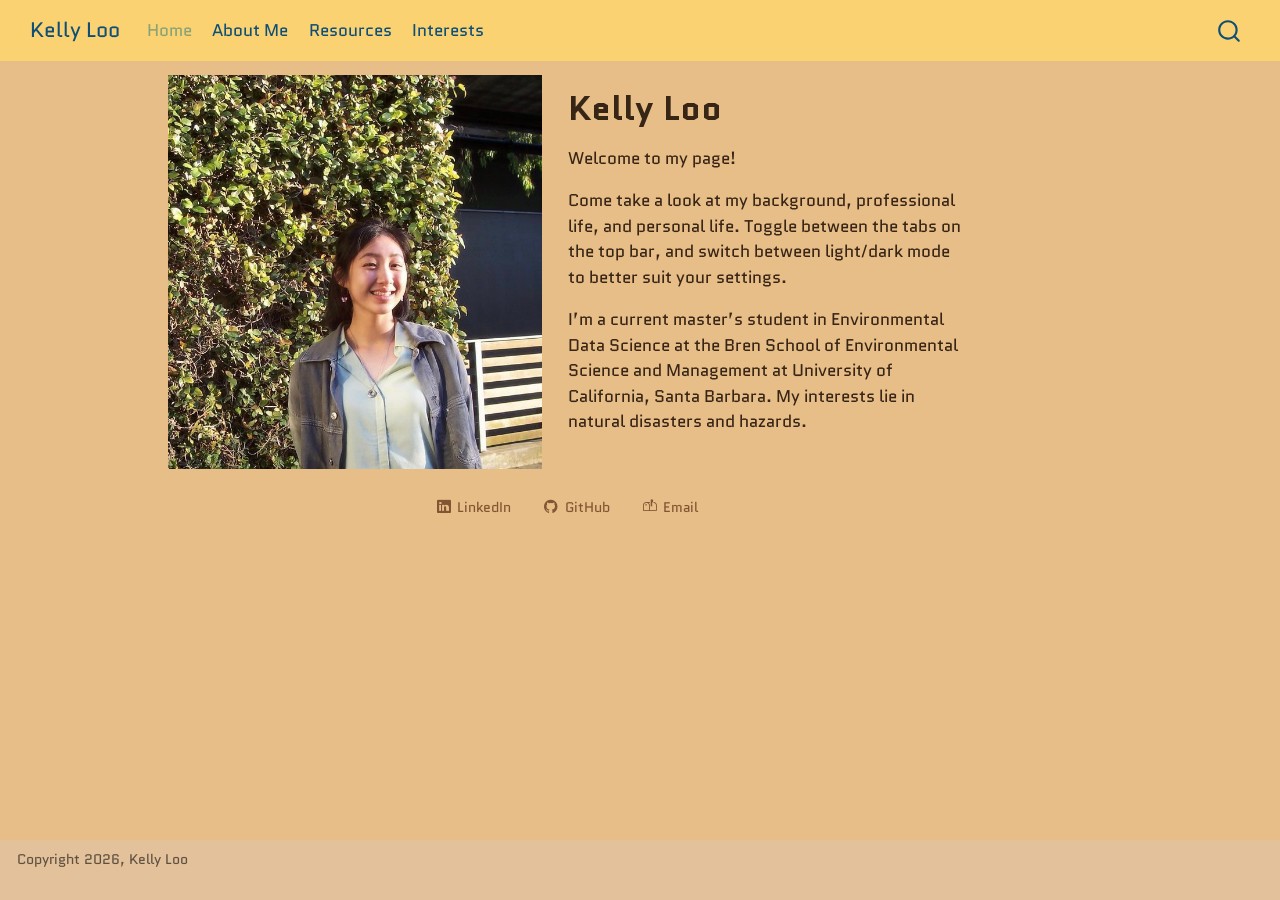
<file: docs/index.html>
<!DOCTYPE html>
<html xmlns="http://www.w3.org/1999/xhtml" lang="en" xml:lang="en"><head>

<meta charset="utf-8">
<meta name="generator" content="quarto-1.10.18">

<meta name="viewport" content="width=device-width, initial-scale=1.0, user-scalable=yes">


<title>Kelly Loo</title>
<style>
/* Default styles provided by pandoc.
** See https://pandoc.org/MANUAL.html#variables-for-html for config info.
*/
span.smallcaps{font-variant: small-caps;}
div.columns{display: flex; gap: 1.5em;}
div.column{flex: auto;}
@media screen {
div.columns{gap: min(4vw, 1.5em);}
div.column{overflow-x: auto;}
}
div.hanging-indent{margin-left: 1.5em; text-indent: -1.5em;}
ul.task-list{list-style: none;}
ul.task-list li input[type="checkbox"] {
  width: 0.8em;
  margin: 0 0.8em 0.2em -1em; /* quarto-specific, see https://github.com/quarto-dev/quarto-cli/issues/4556 */ 
  vertical-align: middle;
}
</style>


<script src="site_libs/quarto-nav/quarto-nav.js"></script>
<script src="site_libs/quarto-nav/headroom.min.js"></script>
<script src="site_libs/clipboard/clipboard.min.js"></script>
<script src="site_libs/quarto-search/autocomplete.umd.js"></script>
<script src="site_libs/quarto-search/fuse.min.js"></script>
<script src="site_libs/quarto-search/quarto-search.js"></script>
<meta name="quarto:offset" content="./">
<script src="site_libs/quarto-html/quarto.js" type="module"></script>
<script src="site_libs/quarto-html/tabsets/tabsets.js" type="module"></script>
<script src="site_libs/quarto-html/popper.min.js"></script>
<script src="site_libs/quarto-html/tippy.umd.min.js"></script>
<link href="site_libs/quarto-html/tippy.css" rel="stylesheet">
<link href="site_libs/quarto-html/quarto-syntax-highlighting-64a204ab8560d761af7679ceaba22944.css" rel="stylesheet" id="quarto-text-highlighting-styles">
<script src="site_libs/bootstrap/bootstrap.min.js"></script>
<link href="site_libs/bootstrap/bootstrap-icons.css" rel="stylesheet">
<link href="site_libs/bootstrap/bootstrap-d94a62d6630542cad8564c8892aa536e.min.css" rel="stylesheet" append-hash="true" id="quarto-bootstrap" data-mode="light">
<script id="quarto-search-options" type="application/json">{
  "location": "navbar",
  "copy-button": false,
  "collapse-after": 3,
  "panel-placement": "end",
  "type": "overlay",
  "limit": 50,
  "keyboard-shortcut": [
    "f",
    "/",
    "s"
  ],
  "show-item-context": false,
  "language": {
    "search-no-results-text": "No results",
    "search-matching-documents-text": "matching documents",
    "search-copy-link-title": "Copy link to search",
    "search-hide-matches-text": "Hide additional matches",
    "search-more-match-text": "more match in this document",
    "search-more-matches-text": "more matches in this document",
    "search-clear-button-title": "Clear",
    "search-text-placeholder": "",
    "search-detached-cancel-button-title": "Cancel",
    "search-submit-button-title": "Submit",
    "search-label": "Search"
  }
}</script>


</head>

<body class="nav-fixed quarto-light">

<div id="quarto-search-results"></div>
  <header id="quarto-header" class="headroom fixed-top">
    <nav class="navbar navbar-expand-lg " data-bs-theme="dark">
      <div class="navbar-container container-fluid">
      <div class="navbar-brand-container mx-auto">
    <a class="navbar-brand" href="./index.html">
    <span class="navbar-title">Kelly Loo</span>
    </a>
  </div>
            <div id="quarto-search" class="" title="Search"></div>
          <button class="navbar-toggler" type="button" data-bs-toggle="collapse" data-bs-target="#navbarCollapse" aria-controls="navbarCollapse" role="menu" aria-expanded="false" aria-label="Toggle navigation" onclick="if (window.quartoToggleHeadroom) { window.quartoToggleHeadroom(); }">
  <span class="navbar-toggler-icon"></span>
</button>
          <div class="collapse navbar-collapse" id="navbarCollapse">
            <ul class="navbar-nav navbar-nav-scroll me-auto">
  <li class="nav-item">
    <a class="nav-link active" href="./index.html" aria-current="page"> 
<span class="menu-text">Home</span></a>
  </li>  
  <li class="nav-item">
    <a class="nav-link" href="./about.html"> 
<span class="menu-text">About Me</span></a>
  </li>  
  <li class="nav-item">
    <a class="nav-link" href="./resources.html"> 
<span class="menu-text">Resources</span></a>
  </li>  
  <li class="nav-item">
    <a class="nav-link" href="./interests.html"> 
<span class="menu-text">Interests</span></a>
  </li>  
</ul>
          </div> <!-- /navcollapse -->
            <div class="quarto-navbar-tools">
</div>
      </div> <!-- /container-fluid -->
    </nav>
</header>
<!-- content -->
<div id="quarto-content" class="quarto-container page-columns page-rows-contents page-layout-full page-navbar">
<!-- sidebar -->
<!-- margin-sidebar -->
    
<!-- main -->
<div class="quarto-about-broadside column-body">
  <div class="about-main">
    <div class="about-entity" style="background-image: url('images/profile.jpg')"></div>
    <div class="about-contents"><header id="title-block-header" class="quarto-title-block default">
<div class="quarto-title">
<h1 class="title">Kelly Loo</h1>
</div>
<div class="quarto-title-meta column-body">
  </div>
</header><main class="content column-body" id="quarto-document-content">
<p>Welcome to my page!</p>
<p>Come take a look at my background, professional life, and personal life. Toggle between the tabs on the top bar, and switch between light/dark mode to better suit your settings.</p>
<p>I’m a current master’s student in Environmental Data Science at the Bren School of Environmental Science and Management at University of California, Santa Barbara. My interests lie in natural disasters and hazards.</p>


</main></div>
  </div>
  <div class="about-links">
  <a href="https://www.linkedin.com/in/yqkellyloo/" class="about-link" rel="" target="_blank">
    <i class="bi bi-linkedin"></i>
     <span class="about-link-text">LinkedIn</span>
  </a>
  <a href="https://github.com/kloo49" class="about-link" rel="" target="_blank">
    <i class="bi bi-github"></i>
     <span class="about-link-text">GitHub</span>
  </a>
  <a href="mailto:kloo@ucsb.edu" class="about-link" rel="" target="">
    <i class="bi bi-mailbox-flag"></i>
     <span class="about-link-text">Email</span>
  </a>
</div>
</div>
 <!-- /main -->
<script id="quarto-html-after-body" type="application/javascript">
  window.document.addEventListener("DOMContentLoaded", function (event) {
    const isCodeAnnotation = (el) => {
      for (const clz of el.classList) {
        if (clz.startsWith('code-annotation-')) {                     
          return true;
        }
      }
      return false;
    }
    const onCopySuccess = function(e) {
      // button target
      const button = e.trigger;
      // don't keep focus
      button.blur();
      // flash "checked"
      button.classList.add('code-copy-button-checked');
      var currentTitle = button.getAttribute("title");
      button.setAttribute("title", "Copied!");
      let tooltip;
      if (window.bootstrap) {
        button.setAttribute("data-bs-toggle", "tooltip");
        button.setAttribute("data-bs-placement", "left");
        button.setAttribute("data-bs-title", "Copied!");
        tooltip = new bootstrap.Tooltip(button, 
          { trigger: "manual", 
            customClass: "code-copy-button-tooltip",
            offset: [0, -8]});
        tooltip.show();    
      }
      setTimeout(function() {
        if (tooltip) {
          tooltip.hide();
          button.removeAttribute("data-bs-title");
          button.removeAttribute("data-bs-toggle");
          button.removeAttribute("data-bs-placement");
        }
        button.setAttribute("title", currentTitle);
        button.classList.remove('code-copy-button-checked');
      }, 1000);
      // clear code selection
      e.clearSelection();
    }
    const getTextToCopy = function(trigger) {
      const outerScaffold = trigger.parentElement.cloneNode(true);
      const codeEl = outerScaffold.querySelector('code');
      for (const childEl of codeEl.children) {
        if (isCodeAnnotation(childEl)) {
          childEl.remove();
        }
      }
      return codeEl.innerText;
    }
    const clipboard = new window.ClipboardJS('.code-copy-button:not([data-in-quarto-modal])', {
      text: getTextToCopy
    });
    clipboard.on('success', onCopySuccess);
    if (window.document.getElementById('quarto-embedded-source-code-modal')) {
      const clipboardModal = new window.ClipboardJS('.code-copy-button[data-in-quarto-modal]', {
        text: getTextToCopy,
        container: window.document.getElementById('quarto-embedded-source-code-modal')
      });
      clipboardModal.on('success', onCopySuccess);
    }
      var localhostRegex = new RegExp(/^(?:http|https):\/\/localhost\:?[0-9]*\//);
      var mailtoRegex = new RegExp(/^mailto:/);
        var filterRegex = new RegExp('/' + window.location.host + '/');
      var isInternal = (href) => {
          return filterRegex.test(href) || localhostRegex.test(href) || mailtoRegex.test(href);
      }
      // Inspect non-navigation links and adorn them if external
     var links = window.document.querySelectorAll('a[href]:not(.nav-link):not(.navbar-brand):not(.toc-action):not(.sidebar-link):not(.sidebar-item-toggle):not(.pagination-link):not(.no-external):not([aria-hidden]):not(.dropdown-item):not(.quarto-navigation-tool):not(.about-link)');
      for (var i=0; i<links.length; i++) {
        const link = links[i];
        if (!isInternal(link.href)) {
          // undo the damage that might have been done by quarto-nav.js in the case of
          // links that we want to consider external
          if (link.dataset.originalHref !== undefined) {
            link.href = link.dataset.originalHref;
          }
        }
      }
    function tippyHover(el, contentFn, onTriggerFn, onUntriggerFn) {
      const config = {
        allowHTML: true,
        maxWidth: 500,
        delay: 100,
        arrow: false,
        appendTo: function(el) {
            return el.parentElement;
        },
        interactive: true,
        interactiveBorder: 10,
        theme: 'quarto',
        placement: 'bottom-start',
      };
      if (contentFn) {
        config.content = contentFn;
      }
      if (onTriggerFn) {
        config.onTrigger = onTriggerFn;
      }
      if (onUntriggerFn) {
        config.onUntrigger = onUntriggerFn;
      }
      window.tippy(el, config); 
    }
    const noterefs = window.document.querySelectorAll('a[role="doc-noteref"]');
    for (var i=0; i<noterefs.length; i++) {
      const ref = noterefs[i];
      tippyHover(ref, function() {
        // use id or data attribute instead here
        let href = ref.getAttribute('data-footnote-href') || ref.getAttribute('href');
        try { href = new URL(href).hash; } catch {}
        const id = href.replace(/^#\/?/, "");
        const note = window.document.getElementById(id);
        if (note) {
          return note.innerHTML;
        } else {
          return "";
        }
      });
    }
    const xrefs = window.document.querySelectorAll('a.quarto-xref');
    const processXRef = (id, note) => {
      // Strip column container classes
      const stripColumnClz = (el) => {
        el.classList.remove("page-full", "page-columns");
        if (el.children) {
          for (const child of el.children) {
            stripColumnClz(child);
          }
        }
      }
      stripColumnClz(note)
      if (id === null || id.startsWith('sec-')) {
        // Special case sections, only their first couple elements
        const container = document.createElement("div");
        if (note.children && note.children.length > 2) {
          container.appendChild(note.children[0].cloneNode(true));
          for (let i = 1; i < note.children.length; i++) {
            const child = note.children[i];
            if (child.tagName === "P" && child.innerText === "") {
              continue;
            } else {
              container.appendChild(child.cloneNode(true));
              break;
            }
          }
          if (window.Quarto?.typesetMath) {
            window.Quarto.typesetMath(container);
          }
          return container.innerHTML
        } else {
          if (window.Quarto?.typesetMath) {
            window.Quarto.typesetMath(note);
          }
          return note.innerHTML;
        }
      } else {
        // Remove any anchor links if they are present
        const anchorLink = note.querySelector('a.anchorjs-link');
        if (anchorLink) {
          anchorLink.remove();
        }
        if (window.Quarto?.typesetMath) {
          window.Quarto.typesetMath(note);
        }
        if (note.classList.contains("callout")) {
          return note.outerHTML;
        } else {
          return note.innerHTML;
        }
      }
    }
    for (var i=0; i<xrefs.length; i++) {
      const xref = xrefs[i];
      tippyHover(xref, undefined, function(instance) {
        instance.disable();
        let url = xref.getAttribute('href');
        let hash = undefined; 
        if (url.startsWith('#')) {
          hash = url;
        } else {
          try { hash = new URL(url).hash; } catch {}
        }
        if (hash) {
          const id = hash.replace(/^#\/?/, "");
          const note = window.document.getElementById(id);
          if (note !== null) {
            try {
              const html = processXRef(id, note.cloneNode(true));
              instance.setContent(html);
            } finally {
              instance.enable();
              instance.show();
            }
          } else {
            // See if we can fetch this
            fetch(url.split('#')[0])
            .then(res => res.text())
            .then(html => {
              const parser = new DOMParser();
              const htmlDoc = parser.parseFromString(html, "text/html");
              const note = htmlDoc.getElementById(id);
              if (note !== null) {
                const html = processXRef(id, note);
                instance.setContent(html);
              } 
            }).finally(() => {
              instance.enable();
              instance.show();
            });
          }
        } else {
          // See if we can fetch a full url (with no hash to target)
          // This is a special case and we should probably do some content thinning / targeting
          fetch(url)
          .then(res => res.text())
          .then(html => {
            const parser = new DOMParser();
            const htmlDoc = parser.parseFromString(html, "text/html");
            const note = htmlDoc.querySelector('main.content');
            if (note !== null) {
              // This should only happen for chapter cross references
              // (since there is no id in the URL)
              // remove the first header
              if (note.children.length > 0 && note.children[0].tagName === "HEADER") {
                note.children[0].remove();
              }
              const html = processXRef(null, note);
              instance.setContent(html);
            } 
          }).finally(() => {
            instance.enable();
            instance.show();
          });
        }
      }, function(instance) {
      });
    }
        let selectedAnnoteEl;
        const selectorForAnnotation = ( cell, annotation) => {
          let cellAttr = 'data-code-cell="' + cell + '"';
          let lineAttr = 'data-code-annotation="' +  annotation + '"';
          const selector = 'span[' + cellAttr + '][' + lineAttr + ']';
          return selector;
        }
        const selectCodeLines = (annoteEl) => {
          const doc = window.document;
          const targetCell = annoteEl.getAttribute("data-target-cell");
          const targetAnnotation = annoteEl.getAttribute("data-target-annotation");
          const annoteSpan = window.document.querySelector(selectorForAnnotation(targetCell, targetAnnotation));
          const lines = annoteSpan.getAttribute("data-code-lines").split(",");
          const lineIds = lines.map((line) => {
            return targetCell + "-" + line;
          })
          let top = null;
          let height = null;
          let parent = null;
          if (lineIds.length > 0) {
              //compute the position of the single el (top and bottom and make a div)
              const el = window.document.getElementById(lineIds[0]);
              top = el.offsetTop;
              height = el.offsetHeight;
              parent = el.parentElement.parentElement;
            if (lineIds.length > 1) {
              const lastEl = window.document.getElementById(lineIds[lineIds.length - 1]);
              const bottom = lastEl.offsetTop + lastEl.offsetHeight;
              height = bottom - top;
            }
            if (top !== null && height !== null && parent !== null) {
              // cook up a div (if necessary) and position it 
              let div = window.document.getElementById("code-annotation-line-highlight");
              if (div === null) {
                div = window.document.createElement("div");
                div.setAttribute("id", "code-annotation-line-highlight");
                div.style.position = 'absolute';
                parent.appendChild(div);
              }
              div.style.top = top - 2 + "px";
              div.style.height = height + 4 + "px";
              div.style.left = 0;
              let gutterDiv = window.document.getElementById("code-annotation-line-highlight-gutter");
              if (gutterDiv === null) {
                gutterDiv = window.document.createElement("div");
                gutterDiv.setAttribute("id", "code-annotation-line-highlight-gutter");
                gutterDiv.style.position = 'absolute';
                const codeCell = window.document.getElementById(targetCell);
                const gutter = codeCell.querySelector('.code-annotation-gutter');
                gutter.appendChild(gutterDiv);
              }
              gutterDiv.style.top = top - 2 + "px";
              gutterDiv.style.height = height + 4 + "px";
            }
            selectedAnnoteEl = annoteEl;
          }
        };
        const unselectCodeLines = () => {
          const elementsIds = ["code-annotation-line-highlight", "code-annotation-line-highlight-gutter"];
          elementsIds.forEach((elId) => {
            const div = window.document.getElementById(elId);
            if (div) {
              div.remove();
            }
          });
          selectedAnnoteEl = undefined;
        };
          // Handle positioning of the toggle
      window.addEventListener(
        "resize",
        throttle(() => {
          elRect = undefined;
          if (selectedAnnoteEl) {
            selectCodeLines(selectedAnnoteEl);
          }
        }, 10)
      );
      function throttle(fn, ms) {
      let throttle = false;
      let timer;
        return (...args) => {
          if(!throttle) { // first call gets through
              fn.apply(this, args);
              throttle = true;
          } else { // all the others get throttled
              if(timer) clearTimeout(timer); // cancel #2
              timer = setTimeout(() => {
                fn.apply(this, args);
                timer = throttle = false;
              }, ms);
          }
        };
      }
        // Attach click handler to the DT
        const annoteDls = window.document.querySelectorAll('dt[data-target-cell]');
        for (const annoteDlNode of annoteDls) {
          annoteDlNode.addEventListener('click', (event) => {
            const clickedEl = event.target;
            if (clickedEl !== selectedAnnoteEl) {
              unselectCodeLines();
              const activeEl = window.document.querySelector('dt[data-target-cell].code-annotation-active');
              if (activeEl) {
                activeEl.classList.remove('code-annotation-active');
              }
              selectCodeLines(clickedEl);
              clickedEl.classList.add('code-annotation-active');
            } else {
              // Unselect the line
              unselectCodeLines();
              clickedEl.classList.remove('code-annotation-active');
            }
          });
        }
    const findCites = (el) => {
      const parentEl = el.parentElement;
      if (parentEl) {
        const cites = parentEl.dataset.cites;
        if (cites) {
          return {
            el,
            cites: cites.split(' ')
          };
        } else {
          return findCites(el.parentElement)
        }
      } else {
        return undefined;
      }
    };
    var bibliorefs = window.document.querySelectorAll('a[role="doc-biblioref"]');
    for (var i=0; i<bibliorefs.length; i++) {
      const ref = bibliorefs[i];
      const citeInfo = findCites(ref);
      if (citeInfo) {
        tippyHover(citeInfo.el, function() {
          var popup = window.document.createElement('div');
          citeInfo.cites.forEach(function(cite) {
            var citeDiv = window.document.createElement('div');
            citeDiv.classList.add('hanging-indent');
            citeDiv.classList.add('csl-entry');
            var biblioDiv = window.document.getElementById('ref-' + cite);
            if (biblioDiv) {
              citeDiv.innerHTML = biblioDiv.innerHTML;
            }
            popup.appendChild(citeDiv);
          });
          return popup.innerHTML;
        });
      }
    }
  });
  </script>
</div> <!-- /content -->
<footer class="footer">
  <div class="nav-footer">
    <div class="nav-footer-left">
<p>Copyright 2026, Kelly Loo</p>
</div>   
    <div class="nav-footer-center">
      &nbsp;
    </div>
    <div class="nav-footer-right">
      &nbsp;
    </div>
  </div>
</footer>




</body></html>
</file>
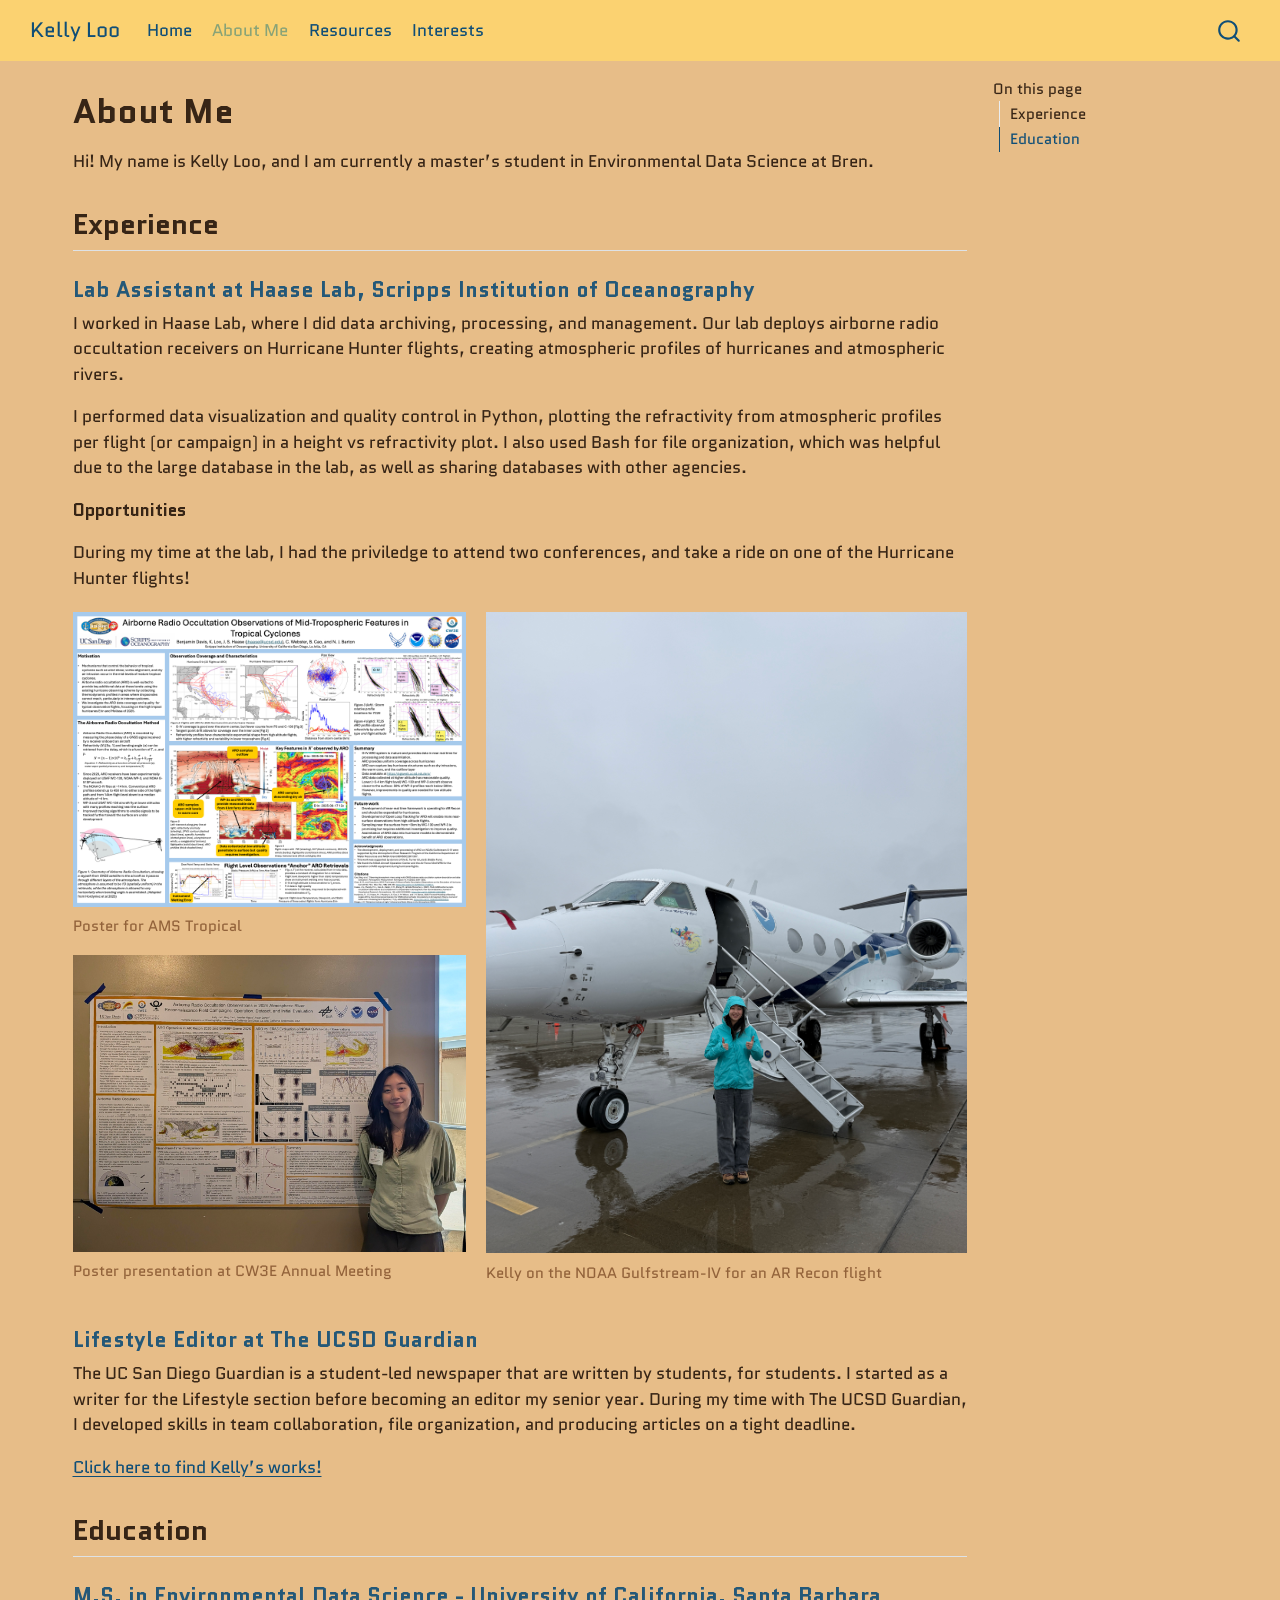
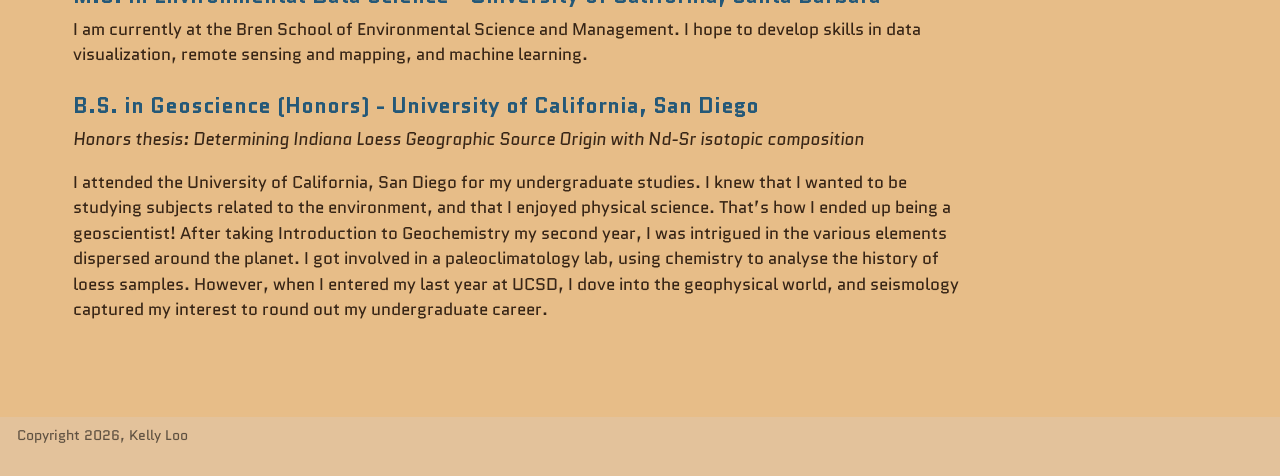
<file: docs/about.html>
<!DOCTYPE html>
<html xmlns="http://www.w3.org/1999/xhtml" lang="en" xml:lang="en"><head>

<meta charset="utf-8">
<meta name="generator" content="quarto-1.10.18">

<meta name="viewport" content="width=device-width, initial-scale=1.0, user-scalable=yes">


<title>About Me – Kelly Loo</title>
<style>
/* Default styles provided by pandoc.
** See https://pandoc.org/MANUAL.html#variables-for-html for config info.
*/
span.smallcaps{font-variant: small-caps;}
div.columns{display: flex; gap: 1.5em;}
div.column{flex: auto;}
@media screen {
div.columns{gap: min(4vw, 1.5em);}
div.column{overflow-x: auto;}
}
div.hanging-indent{margin-left: 1.5em; text-indent: -1.5em;}
ul.task-list{list-style: none;}
ul.task-list li input[type="checkbox"] {
  width: 0.8em;
  margin: 0 0.8em 0.2em -1em; /* quarto-specific, see https://github.com/quarto-dev/quarto-cli/issues/4556 */ 
  vertical-align: middle;
}
</style>


<script src="site_libs/quarto-nav/quarto-nav.js"></script>
<script src="site_libs/quarto-nav/headroom.min.js"></script>
<script src="site_libs/clipboard/clipboard.min.js"></script>
<script src="site_libs/quarto-search/autocomplete.umd.js"></script>
<script src="site_libs/quarto-search/fuse.min.js"></script>
<script src="site_libs/quarto-search/quarto-search.js"></script>
<meta name="quarto:offset" content="./">
<script src="site_libs/quarto-html/quarto.js" type="module"></script>
<script src="site_libs/quarto-html/tabsets/tabsets.js" type="module"></script>
<script src="site_libs/quarto-html/popper.min.js"></script>
<script src="site_libs/quarto-html/tippy.umd.min.js"></script>
<script src="site_libs/quarto-html/anchor.min.js"></script>
<link href="site_libs/quarto-html/tippy.css" rel="stylesheet">
<link href="site_libs/quarto-html/quarto-syntax-highlighting-64a204ab8560d761af7679ceaba22944.css" rel="stylesheet" id="quarto-text-highlighting-styles">
<script src="site_libs/bootstrap/bootstrap.min.js"></script>
<link href="site_libs/bootstrap/bootstrap-icons.css" rel="stylesheet">
<link href="site_libs/bootstrap/bootstrap-7df05b930149c37ec6a3563a0cddabc5.min.css" rel="stylesheet" append-hash="true" id="quarto-bootstrap" data-mode="light">
<script src="site_libs/quarto-contrib/glightbox/glightbox.min.js"></script>
<link href="site_libs/quarto-contrib/glightbox/glightbox.min.css" rel="stylesheet">
<link href="site_libs/quarto-contrib/glightbox/lightbox.css" rel="stylesheet">
<script id="quarto-search-options" type="application/json">{
  "location": "navbar",
  "copy-button": false,
  "collapse-after": 3,
  "panel-placement": "end",
  "type": "overlay",
  "limit": 50,
  "keyboard-shortcut": [
    "f",
    "/",
    "s"
  ],
  "show-item-context": false,
  "language": {
    "search-no-results-text": "No results",
    "search-matching-documents-text": "matching documents",
    "search-copy-link-title": "Copy link to search",
    "search-hide-matches-text": "Hide additional matches",
    "search-more-match-text": "more match in this document",
    "search-more-matches-text": "more matches in this document",
    "search-clear-button-title": "Clear",
    "search-text-placeholder": "",
    "search-detached-cancel-button-title": "Cancel",
    "search-submit-button-title": "Submit",
    "search-label": "Search"
  }
}</script>


</head>

<body class="nav-fixed quarto-light">

<div id="quarto-search-results"></div>
  <header id="quarto-header" class="headroom fixed-top">
    <nav class="navbar navbar-expand-lg " data-bs-theme="dark">
      <div class="navbar-container container-fluid">
      <div class="navbar-brand-container mx-auto">
    <a class="navbar-brand" href="./index.html">
    <span class="navbar-title">Kelly Loo</span>
    </a>
  </div>
            <div id="quarto-search" class="" title="Search"></div>
          <button class="navbar-toggler" type="button" data-bs-toggle="collapse" data-bs-target="#navbarCollapse" aria-controls="navbarCollapse" role="menu" aria-expanded="false" aria-label="Toggle navigation" onclick="if (window.quartoToggleHeadroom) { window.quartoToggleHeadroom(); }">
  <span class="navbar-toggler-icon"></span>
</button>
          <div class="collapse navbar-collapse" id="navbarCollapse">
            <ul class="navbar-nav navbar-nav-scroll me-auto">
  <li class="nav-item">
    <a class="nav-link" href="./index.html"> 
<span class="menu-text">Home</span></a>
  </li>  
  <li class="nav-item">
    <a class="nav-link active" href="./about.html" aria-current="page"> 
<span class="menu-text">About Me</span></a>
  </li>  
  <li class="nav-item">
    <a class="nav-link" href="./resources.html"> 
<span class="menu-text">Resources</span></a>
  </li>  
  <li class="nav-item">
    <a class="nav-link" href="./interests.html"> 
<span class="menu-text">Interests</span></a>
  </li>  
</ul>
          </div> <!-- /navcollapse -->
            <div class="quarto-navbar-tools">
</div>
      </div> <!-- /container-fluid -->
    </nav>
</header>
<!-- content -->
<div id="quarto-content" class="quarto-container page-columns page-rows-contents page-layout-full page-navbar">
<!-- sidebar -->
<!-- margin-sidebar -->
    <div id="quarto-margin-sidebar" class="sidebar margin-sidebar">
        <nav id="TOC" role="doc-toc" class="toc-active">
    <h2 id="toc-title">On this page</h2>
   
  <ul>
  <li><a href="#experience" id="toc-experience" class="nav-link active" data-scroll-target="#experience">Experience</a></li>
  <li><a href="#education" id="toc-education" class="nav-link" data-scroll-target="#education">Education</a></li>
  </ul>
</nav>
    </div>
<!-- main -->
<main class="content column-page-left" id="quarto-document-content">

<header id="title-block-header" class="quarto-title-block default">
<div class="quarto-title">
<h1 class="title">About Me</h1>
</div>



<div class="quarto-title-meta column-page-left">

    
  
    
  </div>
  


</header>


<p>Hi! My name is Kelly Loo, and I am currently a master’s student in Environmental Data Science at Bren.</p>
<section id="experience" class="level2">
<h2 class="anchored" data-anchor-id="experience">Experience</h2>
<section id="lab-assistant-at-haase-lab-scripps-institution-of-oceanography" class="level4">
<h4 class="anchored" data-anchor-id="lab-assistant-at-haase-lab-scripps-institution-of-oceanography"><strong>Lab Assistant at Haase Lab, Scripps Institution of Oceanography</strong></h4>
<p>I worked in Haase Lab, where I did data archiving, processing, and management. Our lab deploys airborne radio occultation receivers on Hurricane Hunter flights, creating atmospheric profiles of hurricanes and atmospheric rivers.</p>
<p>I performed data visualization and quality control in Python, plotting the refractivity from atmospheric profiles per flight (or campaign) in a height vs refractivity plot. I also used Bash for file organization, which was helpful due to the large database in the lab, as well as sharing databases with other agencies.</p>
<p><strong>Opportunities</strong></p>
<p>During my time at the lab, I had the priviledge to attend two conferences, and take a ride on one of the Hurricane Hunter flights!</p>
<div class="quarto-layout-panel" data-layout="[0.45, 0.55]">
<div class="quarto-layout-row">
<div id="firstcol" class="quarto-layout-cell" style="flex-basis: 45.0%;justify-content: flex-start;">
<div class="quarto-figure quarto-figure-center">
<figure class="figure">
<p><a href="images/2026-04-01_poster_v5.jpg" class="lightbox" data-gallery="quarto-lightbox-gallery-1" title="Poster for AMS Tropical"><img src="images/2026-04-01_poster_v5.jpg" class="img-fluid figure-img" alt="Poster for AMS Tropical"></a></p>
<figcaption>Poster for AMS Tropical</figcaption>
</figure>
</div>
<div class="quarto-figure quarto-figure-center">
<figure class="figure">
<p><a href="images/IMG_8070.jpg" class="lightbox" data-gallery="quarto-lightbox-gallery-2" title="Poster presentation at CW3E Annual Meeting"><img src="images/IMG_8070.jpg" class="img-fluid figure-img" alt="Poster presentation at CW3E Annual Meeting"></a></p>
<figcaption>Poster presentation at CW3E Annual Meeting</figcaption>
</figure>
</div>
</div>
<div id="secondcol" class="quarto-layout-cell" style="flex-basis: 55.0%;justify-content: flex-start;">
<div class="quarto-figure quarto-figure-center">
<figure class="figure">
<p><a href="images/kloo_noaa9.JPG" class="lightbox" data-gallery="quarto-lightbox-gallery-3" title="Kelly on the NOAA Gulfstream-IV for an AR Recon flight"><img src="images/kloo_noaa9.JPG" class="img-fluid figure-img" alt="Kelly on the NOAA Gulfstream-IV for an AR Recon flight"></a></p>
<figcaption>Kelly on the NOAA Gulfstream-IV for an AR Recon flight</figcaption>
</figure>
</div>
</div>
</div>
</div>
</section>
<section id="lifestyle-editor-at-the-ucsd-guardian" class="level4">
<h4 class="anchored" data-anchor-id="lifestyle-editor-at-the-ucsd-guardian"><strong>Lifestyle Editor at The UCSD Guardian</strong></h4>
<p>The UC San Diego Guardian is a student-led newspaper that are written by students, for students. I started as a writer for the Lifestyle section before becoming an editor my senior year. During my time with The UCSD Guardian, I developed skills in team collaboration, file organization, and producing articles on a tight deadline.</p>
<p><a href="https://ucsdguardian.org/staff_name/kelly-loo/">Click here to find Kelly’s works!</a></p>
</section>
</section>
<section id="education" class="level2">
<h2 class="anchored" data-anchor-id="education">Education</h2>
<section id="m.s.-in-environmental-data-science---university-of-california-santa-barbara" class="level4">
<h4 class="anchored" data-anchor-id="m.s.-in-environmental-data-science---university-of-california-santa-barbara"><strong>M.S. in Environmental Data Science - University of California, Santa Barbara</strong></h4>
<p>I am currently at the Bren School of Environmental Science and Management. I hope to develop skills in data visualization, remote sensing and mapping, and machine learning.</p>
</section>
<section id="b.s.-in-geoscience-honors---university-of-california-san-diego" class="level4">
<h4 class="anchored" data-anchor-id="b.s.-in-geoscience-honors---university-of-california-san-diego"><strong>B.S. in Geoscience (Honors) - University of California, San Diego</strong></h4>
<p><em>Honors thesis: Determining Indiana Loess Geographic Source Origin with Nd-Sr isotopic composition</em></p>
<p>I attended the University of California, San Diego for my undergraduate studies. I knew that I wanted to be studying subjects related to the environment, and that I enjoyed physical science. That’s how I ended up being a geoscientist! After taking Introduction to Geochemistry my second year, I was intrigued in the various elements dispersed around the planet. I got involved in a paleoclimatology lab, using chemistry to analyse the history of loess samples. However, when I entered my last year at UCSD, I dove into the geophysical world, and seismology captured my interest to round out my undergraduate career.</p>


</section>
</section>

</main> <!-- /main -->
<script id="quarto-html-after-body" type="application/javascript">
  window.document.addEventListener("DOMContentLoaded", function (event) {
    const icon = "";
    const anchorJS = new window.AnchorJS();
    anchorJS.options = {
      placement: 'right',
      icon: icon
    };
    anchorJS.add('.anchored');
    const isCodeAnnotation = (el) => {
      for (const clz of el.classList) {
        if (clz.startsWith('code-annotation-')) {                     
          return true;
        }
      }
      return false;
    }
    const onCopySuccess = function(e) {
      // button target
      const button = e.trigger;
      // don't keep focus
      button.blur();
      // flash "checked"
      button.classList.add('code-copy-button-checked');
      var currentTitle = button.getAttribute("title");
      button.setAttribute("title", "Copied!");
      let tooltip;
      if (window.bootstrap) {
        button.setAttribute("data-bs-toggle", "tooltip");
        button.setAttribute("data-bs-placement", "left");
        button.setAttribute("data-bs-title", "Copied!");
        tooltip = new bootstrap.Tooltip(button, 
          { trigger: "manual", 
            customClass: "code-copy-button-tooltip",
            offset: [0, -8]});
        tooltip.show();    
      }
      setTimeout(function() {
        if (tooltip) {
          tooltip.hide();
          button.removeAttribute("data-bs-title");
          button.removeAttribute("data-bs-toggle");
          button.removeAttribute("data-bs-placement");
        }
        button.setAttribute("title", currentTitle);
        button.classList.remove('code-copy-button-checked');
      }, 1000);
      // clear code selection
      e.clearSelection();
    }
    const getTextToCopy = function(trigger) {
      const outerScaffold = trigger.parentElement.cloneNode(true);
      const codeEl = outerScaffold.querySelector('code');
      for (const childEl of codeEl.children) {
        if (isCodeAnnotation(childEl)) {
          childEl.remove();
        }
      }
      return codeEl.innerText;
    }
    const clipboard = new window.ClipboardJS('.code-copy-button:not([data-in-quarto-modal])', {
      text: getTextToCopy
    });
    clipboard.on('success', onCopySuccess);
    if (window.document.getElementById('quarto-embedded-source-code-modal')) {
      const clipboardModal = new window.ClipboardJS('.code-copy-button[data-in-quarto-modal]', {
        text: getTextToCopy,
        container: window.document.getElementById('quarto-embedded-source-code-modal')
      });
      clipboardModal.on('success', onCopySuccess);
    }
      var localhostRegex = new RegExp(/^(?:http|https):\/\/localhost\:?[0-9]*\//);
      var mailtoRegex = new RegExp(/^mailto:/);
        var filterRegex = new RegExp('/' + window.location.host + '/');
      var isInternal = (href) => {
          return filterRegex.test(href) || localhostRegex.test(href) || mailtoRegex.test(href);
      }
      // Inspect non-navigation links and adorn them if external
     var links = window.document.querySelectorAll('a[href]:not(.nav-link):not(.navbar-brand):not(.toc-action):not(.sidebar-link):not(.sidebar-item-toggle):not(.pagination-link):not(.no-external):not([aria-hidden]):not(.dropdown-item):not(.quarto-navigation-tool):not(.about-link)');
      for (var i=0; i<links.length; i++) {
        const link = links[i];
        if (!isInternal(link.href)) {
          // undo the damage that might have been done by quarto-nav.js in the case of
          // links that we want to consider external
          if (link.dataset.originalHref !== undefined) {
            link.href = link.dataset.originalHref;
          }
        }
      }
    function tippyHover(el, contentFn, onTriggerFn, onUntriggerFn) {
      const config = {
        allowHTML: true,
        maxWidth: 500,
        delay: 100,
        arrow: false,
        appendTo: function(el) {
            return el.parentElement;
        },
        interactive: true,
        interactiveBorder: 10,
        theme: 'quarto',
        placement: 'bottom-start',
      };
      if (contentFn) {
        config.content = contentFn;
      }
      if (onTriggerFn) {
        config.onTrigger = onTriggerFn;
      }
      if (onUntriggerFn) {
        config.onUntrigger = onUntriggerFn;
      }
      window.tippy(el, config); 
    }
    const noterefs = window.document.querySelectorAll('a[role="doc-noteref"]');
    for (var i=0; i<noterefs.length; i++) {
      const ref = noterefs[i];
      tippyHover(ref, function() {
        // use id or data attribute instead here
        let href = ref.getAttribute('data-footnote-href') || ref.getAttribute('href');
        try { href = new URL(href).hash; } catch {}
        const id = href.replace(/^#\/?/, "");
        const note = window.document.getElementById(id);
        if (note) {
          return note.innerHTML;
        } else {
          return "";
        }
      });
    }
    const xrefs = window.document.querySelectorAll('a.quarto-xref');
    const processXRef = (id, note) => {
      // Strip column container classes
      const stripColumnClz = (el) => {
        el.classList.remove("page-full", "page-columns");
        if (el.children) {
          for (const child of el.children) {
            stripColumnClz(child);
          }
        }
      }
      stripColumnClz(note)
      if (id === null || id.startsWith('sec-')) {
        // Special case sections, only their first couple elements
        const container = document.createElement("div");
        if (note.children && note.children.length > 2) {
          container.appendChild(note.children[0].cloneNode(true));
          for (let i = 1; i < note.children.length; i++) {
            const child = note.children[i];
            if (child.tagName === "P" && child.innerText === "") {
              continue;
            } else {
              container.appendChild(child.cloneNode(true));
              break;
            }
          }
          if (window.Quarto?.typesetMath) {
            window.Quarto.typesetMath(container);
          }
          return container.innerHTML
        } else {
          if (window.Quarto?.typesetMath) {
            window.Quarto.typesetMath(note);
          }
          return note.innerHTML;
        }
      } else {
        // Remove any anchor links if they are present
        const anchorLink = note.querySelector('a.anchorjs-link');
        if (anchorLink) {
          anchorLink.remove();
        }
        if (window.Quarto?.typesetMath) {
          window.Quarto.typesetMath(note);
        }
        if (note.classList.contains("callout")) {
          return note.outerHTML;
        } else {
          return note.innerHTML;
        }
      }
    }
    for (var i=0; i<xrefs.length; i++) {
      const xref = xrefs[i];
      tippyHover(xref, undefined, function(instance) {
        instance.disable();
        let url = xref.getAttribute('href');
        let hash = undefined; 
        if (url.startsWith('#')) {
          hash = url;
        } else {
          try { hash = new URL(url).hash; } catch {}
        }
        if (hash) {
          const id = hash.replace(/^#\/?/, "");
          const note = window.document.getElementById(id);
          if (note !== null) {
            try {
              const html = processXRef(id, note.cloneNode(true));
              instance.setContent(html);
            } finally {
              instance.enable();
              instance.show();
            }
          } else {
            // See if we can fetch this
            fetch(url.split('#')[0])
            .then(res => res.text())
            .then(html => {
              const parser = new DOMParser();
              const htmlDoc = parser.parseFromString(html, "text/html");
              const note = htmlDoc.getElementById(id);
              if (note !== null) {
                const html = processXRef(id, note);
                instance.setContent(html);
              } 
            }).finally(() => {
              instance.enable();
              instance.show();
            });
          }
        } else {
          // See if we can fetch a full url (with no hash to target)
          // This is a special case and we should probably do some content thinning / targeting
          fetch(url)
          .then(res => res.text())
          .then(html => {
            const parser = new DOMParser();
            const htmlDoc = parser.parseFromString(html, "text/html");
            const note = htmlDoc.querySelector('main.content');
            if (note !== null) {
              // This should only happen for chapter cross references
              // (since there is no id in the URL)
              // remove the first header
              if (note.children.length > 0 && note.children[0].tagName === "HEADER") {
                note.children[0].remove();
              }
              const html = processXRef(null, note);
              instance.setContent(html);
            } 
          }).finally(() => {
            instance.enable();
            instance.show();
          });
        }
      }, function(instance) {
      });
    }
        let selectedAnnoteEl;
        const selectorForAnnotation = ( cell, annotation) => {
          let cellAttr = 'data-code-cell="' + cell + '"';
          let lineAttr = 'data-code-annotation="' +  annotation + '"';
          const selector = 'span[' + cellAttr + '][' + lineAttr + ']';
          return selector;
        }
        const selectCodeLines = (annoteEl) => {
          const doc = window.document;
          const targetCell = annoteEl.getAttribute("data-target-cell");
          const targetAnnotation = annoteEl.getAttribute("data-target-annotation");
          const annoteSpan = window.document.querySelector(selectorForAnnotation(targetCell, targetAnnotation));
          const lines = annoteSpan.getAttribute("data-code-lines").split(",");
          const lineIds = lines.map((line) => {
            return targetCell + "-" + line;
          })
          let top = null;
          let height = null;
          let parent = null;
          if (lineIds.length > 0) {
              //compute the position of the single el (top and bottom and make a div)
              const el = window.document.getElementById(lineIds[0]);
              top = el.offsetTop;
              height = el.offsetHeight;
              parent = el.parentElement.parentElement;
            if (lineIds.length > 1) {
              const lastEl = window.document.getElementById(lineIds[lineIds.length - 1]);
              const bottom = lastEl.offsetTop + lastEl.offsetHeight;
              height = bottom - top;
            }
            if (top !== null && height !== null && parent !== null) {
              // cook up a div (if necessary) and position it 
              let div = window.document.getElementById("code-annotation-line-highlight");
              if (div === null) {
                div = window.document.createElement("div");
                div.setAttribute("id", "code-annotation-line-highlight");
                div.style.position = 'absolute';
                parent.appendChild(div);
              }
              div.style.top = top - 2 + "px";
              div.style.height = height + 4 + "px";
              div.style.left = 0;
              let gutterDiv = window.document.getElementById("code-annotation-line-highlight-gutter");
              if (gutterDiv === null) {
                gutterDiv = window.document.createElement("div");
                gutterDiv.setAttribute("id", "code-annotation-line-highlight-gutter");
                gutterDiv.style.position = 'absolute';
                const codeCell = window.document.getElementById(targetCell);
                const gutter = codeCell.querySelector('.code-annotation-gutter');
                gutter.appendChild(gutterDiv);
              }
              gutterDiv.style.top = top - 2 + "px";
              gutterDiv.style.height = height + 4 + "px";
            }
            selectedAnnoteEl = annoteEl;
          }
        };
        const unselectCodeLines = () => {
          const elementsIds = ["code-annotation-line-highlight", "code-annotation-line-highlight-gutter"];
          elementsIds.forEach((elId) => {
            const div = window.document.getElementById(elId);
            if (div) {
              div.remove();
            }
          });
          selectedAnnoteEl = undefined;
        };
          // Handle positioning of the toggle
      window.addEventListener(
        "resize",
        throttle(() => {
          elRect = undefined;
          if (selectedAnnoteEl) {
            selectCodeLines(selectedAnnoteEl);
          }
        }, 10)
      );
      function throttle(fn, ms) {
      let throttle = false;
      let timer;
        return (...args) => {
          if(!throttle) { // first call gets through
              fn.apply(this, args);
              throttle = true;
          } else { // all the others get throttled
              if(timer) clearTimeout(timer); // cancel #2
              timer = setTimeout(() => {
                fn.apply(this, args);
                timer = throttle = false;
              }, ms);
          }
        };
      }
        // Attach click handler to the DT
        const annoteDls = window.document.querySelectorAll('dt[data-target-cell]');
        for (const annoteDlNode of annoteDls) {
          annoteDlNode.addEventListener('click', (event) => {
            const clickedEl = event.target;
            if (clickedEl !== selectedAnnoteEl) {
              unselectCodeLines();
              const activeEl = window.document.querySelector('dt[data-target-cell].code-annotation-active');
              if (activeEl) {
                activeEl.classList.remove('code-annotation-active');
              }
              selectCodeLines(clickedEl);
              clickedEl.classList.add('code-annotation-active');
            } else {
              // Unselect the line
              unselectCodeLines();
              clickedEl.classList.remove('code-annotation-active');
            }
          });
        }
    const findCites = (el) => {
      const parentEl = el.parentElement;
      if (parentEl) {
        const cites = parentEl.dataset.cites;
        if (cites) {
          return {
            el,
            cites: cites.split(' ')
          };
        } else {
          return findCites(el.parentElement)
        }
      } else {
        return undefined;
      }
    };
    var bibliorefs = window.document.querySelectorAll('a[role="doc-biblioref"]');
    for (var i=0; i<bibliorefs.length; i++) {
      const ref = bibliorefs[i];
      const citeInfo = findCites(ref);
      if (citeInfo) {
        tippyHover(citeInfo.el, function() {
          var popup = window.document.createElement('div');
          citeInfo.cites.forEach(function(cite) {
            var citeDiv = window.document.createElement('div');
            citeDiv.classList.add('hanging-indent');
            citeDiv.classList.add('csl-entry');
            var biblioDiv = window.document.getElementById('ref-' + cite);
            if (biblioDiv) {
              citeDiv.innerHTML = biblioDiv.innerHTML;
            }
            popup.appendChild(citeDiv);
          });
          return popup.innerHTML;
        });
      }
    }
  });
  </script>
</div> <!-- /content -->
<footer class="footer">
  <div class="nav-footer">
    <div class="nav-footer-left">
<p>Copyright 2026, Kelly Loo</p>
</div>   
    <div class="nav-footer-center">
      &nbsp;
    </div>
    <div class="nav-footer-right">
      &nbsp;
    </div>
  </div>
</footer>
<script>var lightboxQuarto = GLightbox({"closeEffect":"zoom","descPosition":"bottom","loop":false,"openEffect":"zoom","selector":".lightbox"});
(function() {
  let previousOnload = window.onload;
  window.onload = () => {
    if (previousOnload) {
      previousOnload();
    }
    lightboxQuarto.on('slide_before_load', (data) => {
      const { slideIndex, slideNode, slideConfig, player, trigger } = data;
      const href = trigger.getAttribute('href');
      if (href !== null) {
        const imgEl = window.document.querySelector(`a[href="${href}"] img`);
        if (imgEl !== null) {
          const srcAttr = imgEl.getAttribute("src");
          if (srcAttr && srcAttr.startsWith("data:")) {
            slideConfig.href = srcAttr;
          }
        }
      } 
    });
  
    lightboxQuarto.on('slide_after_load', (data) => {
      const { slideIndex, slideNode, slideConfig, player, trigger } = data;
      if (window.Quarto?.typesetMath) {
        window.Quarto.typesetMath(slideNode);
      }
    });
  
  };
  
})();
          </script>




</body></html>
</file>
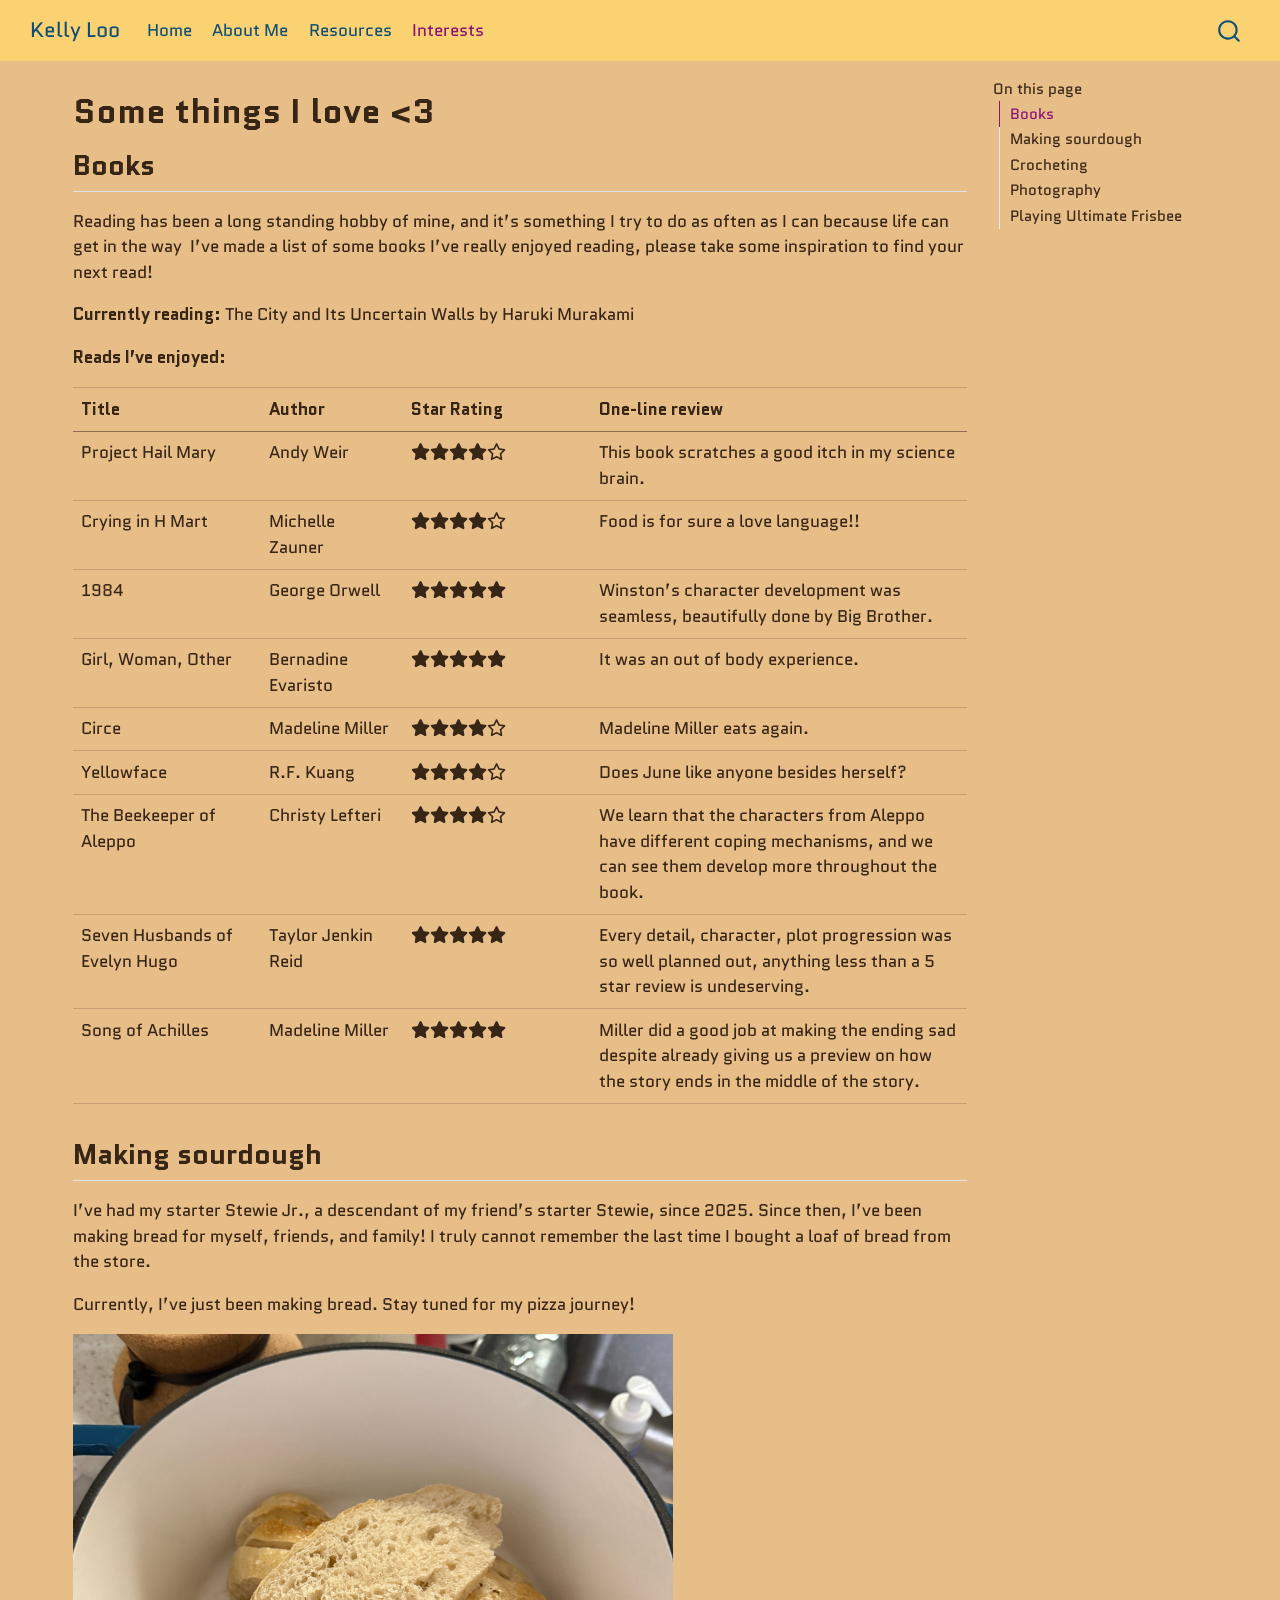
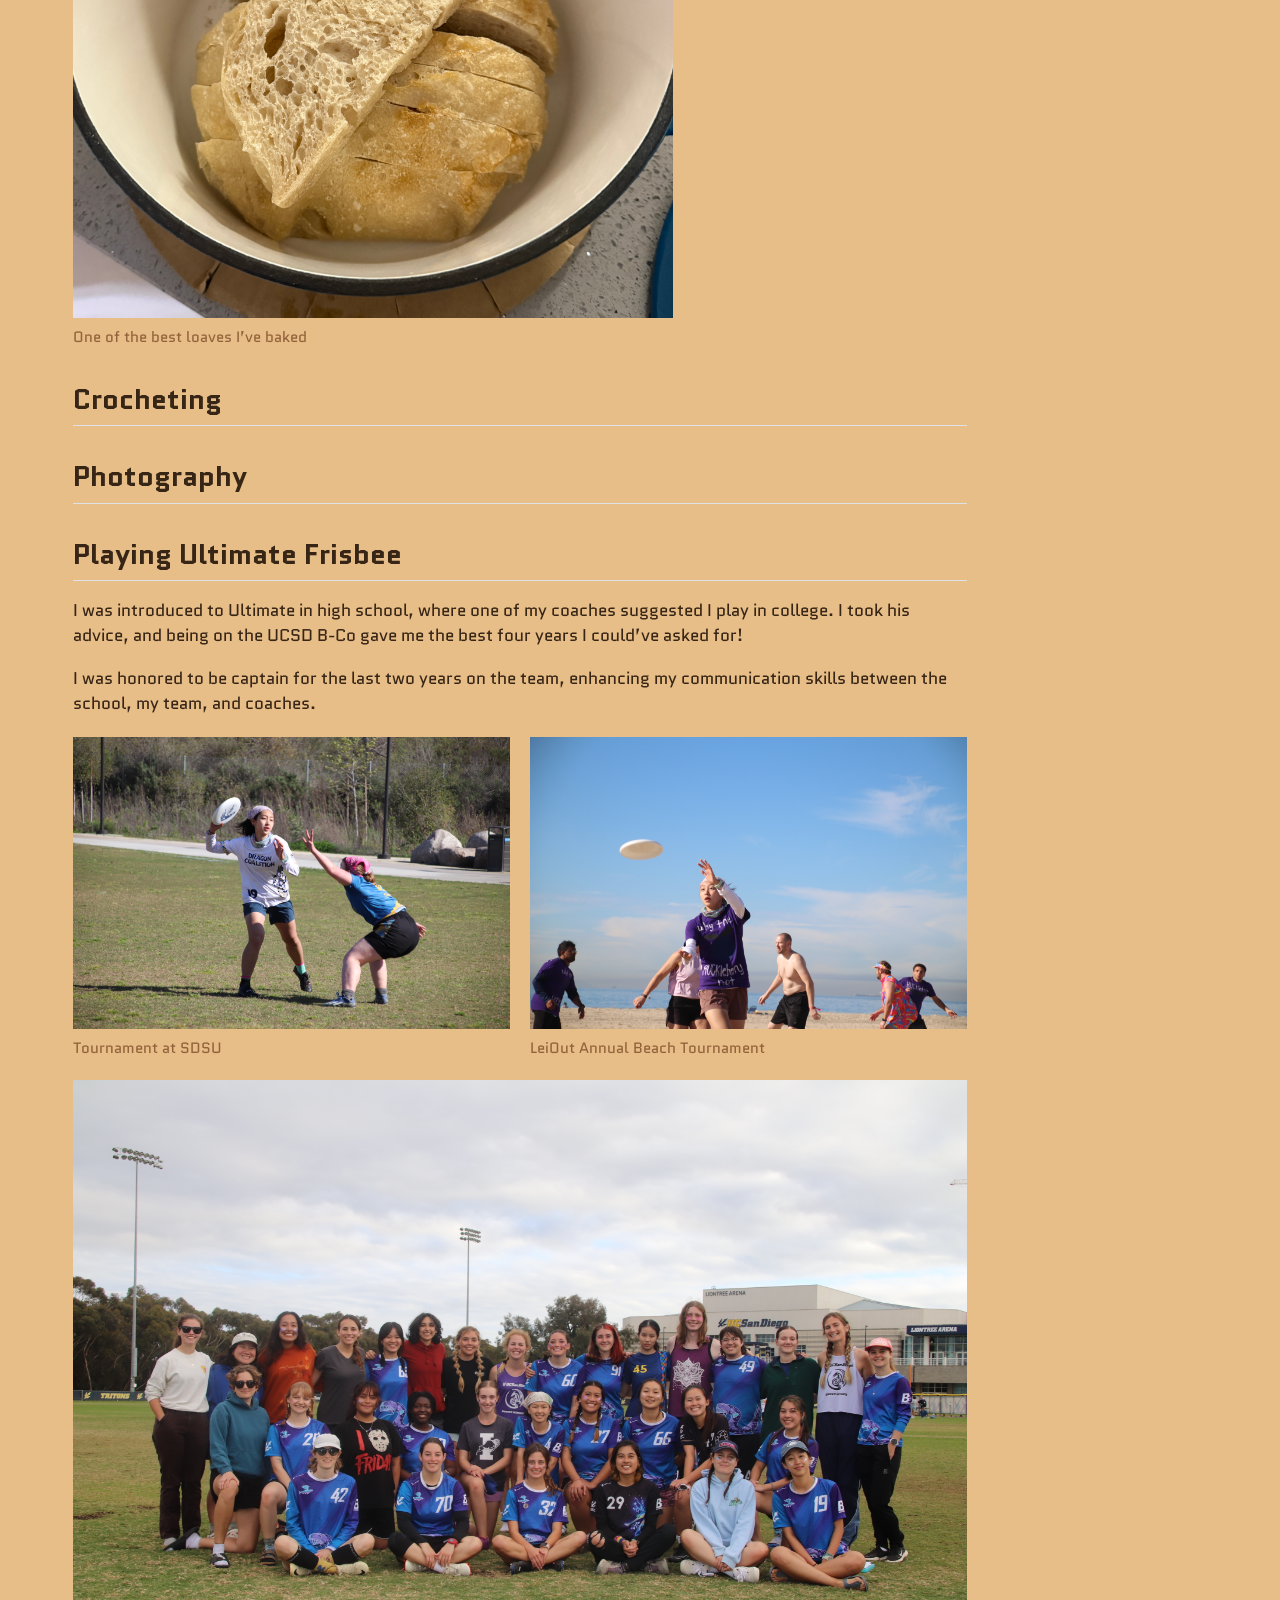
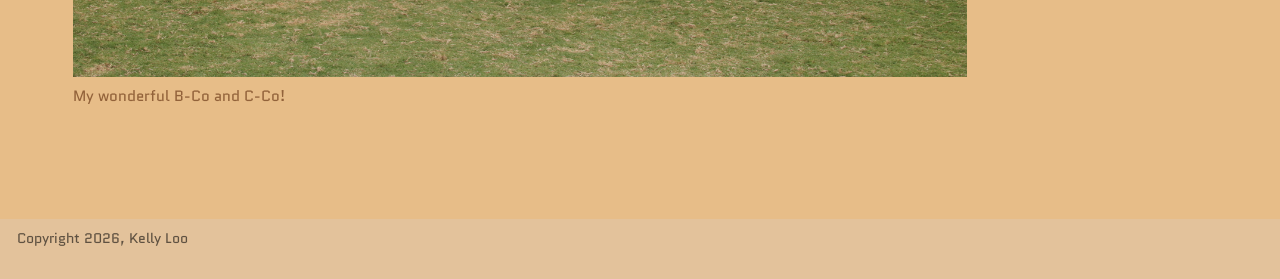
<file: docs/interests.html>
<!DOCTYPE html>
<html xmlns="http://www.w3.org/1999/xhtml" lang="en" xml:lang="en"><head>

<meta charset="utf-8">
<meta name="generator" content="quarto-1.10.18">

<meta name="viewport" content="width=device-width, initial-scale=1.0, user-scalable=yes">


<title>Some things I love &lt;3 – Kelly Loo</title>
<style>
/* Default styles provided by pandoc.
** See https://pandoc.org/MANUAL.html#variables-for-html for config info.
*/
span.smallcaps{font-variant: small-caps;}
div.columns{display: flex; gap: 1.5em;}
div.column{flex: auto;}
@media screen {
div.columns{gap: min(4vw, 1.5em);}
div.column{overflow-x: auto;}
}
div.hanging-indent{margin-left: 1.5em; text-indent: -1.5em;}
ul.task-list{list-style: none;}
ul.task-list li input[type="checkbox"] {
  width: 0.8em;
  margin: 0 0.8em 0.2em -1em; /* quarto-specific, see https://github.com/quarto-dev/quarto-cli/issues/4556 */ 
  vertical-align: middle;
}
</style>


<script src="site_libs/quarto-nav/quarto-nav.js"></script>
<script src="site_libs/quarto-nav/headroom.min.js"></script>
<script src="site_libs/clipboard/clipboard.min.js"></script>
<script src="site_libs/quarto-search/autocomplete.umd.js"></script>
<script src="site_libs/quarto-search/fuse.min.js"></script>
<script src="site_libs/quarto-search/quarto-search.js"></script>
<meta name="quarto:offset" content="./">
<script src="site_libs/quarto-html/quarto.js" type="module"></script>
<script src="site_libs/quarto-html/tabsets/tabsets.js" type="module"></script>
<script src="site_libs/quarto-html/popper.min.js"></script>
<script src="site_libs/quarto-html/tippy.umd.min.js"></script>
<script src="site_libs/quarto-html/anchor.min.js"></script>
<link href="site_libs/quarto-html/tippy.css" rel="stylesheet">
<link href="site_libs/quarto-html/quarto-syntax-highlighting-64a204ab8560d761af7679ceaba22944.css" rel="stylesheet" id="quarto-text-highlighting-styles">
<script src="site_libs/bootstrap/bootstrap.min.js"></script>
<link href="site_libs/bootstrap/bootstrap-icons.css" rel="stylesheet">
<link href="site_libs/bootstrap/bootstrap-ee05f6a321ecd9d1bac426305d21fa1f.min.css" rel="stylesheet" append-hash="true" id="quarto-bootstrap" data-mode="light">
<script src="site_libs/quarto-contrib/iconify-3.0.0/iconify-icon.min.js"></script>
<link href="site_libs/quarto-contrib/fontawesome6-6.7.2/all.min.css" rel="stylesheet">
<link href="site_libs/quarto-contrib/fontawesome6-6.7.2/latex-fontsize.css" rel="stylesheet">
<script id="quarto-search-options" type="application/json">{
  "location": "navbar",
  "copy-button": false,
  "collapse-after": 3,
  "panel-placement": "end",
  "type": "overlay",
  "limit": 50,
  "keyboard-shortcut": [
    "f",
    "/",
    "s"
  ],
  "show-item-context": false,
  "language": {
    "search-no-results-text": "No results",
    "search-matching-documents-text": "matching documents",
    "search-copy-link-title": "Copy link to search",
    "search-hide-matches-text": "Hide additional matches",
    "search-more-match-text": "more match in this document",
    "search-more-matches-text": "more matches in this document",
    "search-clear-button-title": "Clear",
    "search-text-placeholder": "",
    "search-detached-cancel-button-title": "Cancel",
    "search-submit-button-title": "Submit",
    "search-label": "Search"
  }
}</script>


</head>

<body class="nav-fixed quarto-light">

<div id="quarto-search-results"></div>
  <header id="quarto-header" class="headroom fixed-top">
    <nav class="navbar navbar-expand-lg " data-bs-theme="dark">
      <div class="navbar-container container-fluid">
      <div class="navbar-brand-container mx-auto">
    <a class="navbar-brand" href="./index.html">
    <span class="navbar-title">Kelly Loo</span>
    </a>
  </div>
            <div id="quarto-search" class="" title="Search"></div>
          <button class="navbar-toggler" type="button" data-bs-toggle="collapse" data-bs-target="#navbarCollapse" aria-controls="navbarCollapse" role="menu" aria-expanded="false" aria-label="Toggle navigation" onclick="if (window.quartoToggleHeadroom) { window.quartoToggleHeadroom(); }">
  <span class="navbar-toggler-icon"></span>
</button>
          <div class="collapse navbar-collapse" id="navbarCollapse">
            <ul class="navbar-nav navbar-nav-scroll me-auto">
  <li class="nav-item">
    <a class="nav-link" href="./index.html"> 
<span class="menu-text">Home</span></a>
  </li>  
  <li class="nav-item">
    <a class="nav-link" href="./about.html"> 
<span class="menu-text">About Me</span></a>
  </li>  
  <li class="nav-item">
    <a class="nav-link" href="./resources.html"> 
<span class="menu-text">Resources</span></a>
  </li>  
  <li class="nav-item">
    <a class="nav-link active" href="./interests.html" aria-current="page"> 
<span class="menu-text">Interests</span></a>
  </li>  
</ul>
          </div> <!-- /navcollapse -->
            <div class="quarto-navbar-tools">
</div>
      </div> <!-- /container-fluid -->
    </nav>
</header>
<!-- content -->
<div id="quarto-content" class="quarto-container page-columns page-rows-contents page-layout-full page-navbar">
<!-- sidebar -->
<!-- margin-sidebar -->
    <div id="quarto-margin-sidebar" class="sidebar margin-sidebar">
        <nav id="TOC" role="doc-toc" class="toc-active">
    <h2 id="toc-title">On this page</h2>
   
  <ul>
  <li><a href="#books" id="toc-books" class="nav-link active" data-scroll-target="#books">Books</a></li>
  <li><a href="#making-sourdough" id="toc-making-sourdough" class="nav-link" data-scroll-target="#making-sourdough">Making sourdough</a></li>
  <li><a href="#crocheting" id="toc-crocheting" class="nav-link" data-scroll-target="#crocheting">Crocheting</a></li>
  <li><a href="#photography" id="toc-photography" class="nav-link" data-scroll-target="#photography">Photography</a></li>
  <li><a href="#playing-ultimate-frisbee" id="toc-playing-ultimate-frisbee" class="nav-link" data-scroll-target="#playing-ultimate-frisbee">Playing Ultimate Frisbee</a></li>
  </ul>
</nav>
    </div>
<!-- main -->
<main class="content column-page-left" id="quarto-document-content">

<header id="title-block-header" class="quarto-title-block default">
<div class="quarto-title">
<h1 class="title">Some things I love &lt;3</h1>
</div>



<div class="quarto-title-meta column-page-left">

    
  
    
  </div>
  


</header>


<section id="books" class="level2">
<h2 class="anchored" data-anchor-id="books">Books</h2>
<p>Reading has been a long standing hobby of mine, and it’s something I try to do as often as I can because life can get in the way <iconify-icon role="img" inline="" icon="emojione:anxious-face-with-sweat" aria-label="Icon anxious-face-with-sweat from emojione Iconify.design set." title="Icon anxious-face-with-sweat from emojione Iconify.design set."></iconify-icon> I’ve made a list of some books I’ve really enjoyed reading, please take some inspiration to find your next read!</p>
<p><strong>Currently reading:</strong> The City and Its Uncertain Walls by Haruki Murakami</p>
<p><strong>Reads I’ve enjoyed:</strong></p>
<table class="caption-top table">
<colgroup>
<col style="width: 20%">
<col style="width: 15%">
<col style="width: 20%">
<col style="width: 40%">
</colgroup>
<thead>
<tr class="header">
<th>Title</th>
<th>Author</th>
<th>Star Rating</th>
<th>One-line review</th>
</tr>
</thead>
<tbody>
<tr class="odd">
<td>Project Hail Mary</td>
<td>Andy Weir</td>
<td><i class="fa-solid fa-star" aria-label="star"></i><i class="fa-solid fa-star" aria-label="star"></i><i class="fa-solid fa-star" aria-label="star"></i><i class="fa-solid fa-star" aria-label="star"></i><i class="fa-regular fa-star" aria-label="star"></i></td>
<td>This book scratches a good itch in my science brain.</td>
</tr>
<tr class="even">
<td>Crying in H Mart</td>
<td>Michelle Zauner</td>
<td><i class="fa-solid fa-star" aria-label="star"></i><i class="fa-solid fa-star" aria-label="star"></i><i class="fa-solid fa-star" aria-label="star"></i><i class="fa-solid fa-star" aria-label="star"></i><i class="fa-regular fa-star" aria-label="star"></i></td>
<td>Food is for sure a love language!!</td>
</tr>
<tr class="odd">
<td>1984</td>
<td>George Orwell</td>
<td><i class="fa-solid fa-star" aria-label="star"></i><i class="fa-solid fa-star" aria-label="star"></i><i class="fa-solid fa-star" aria-label="star"></i><i class="fa-solid fa-star" aria-label="star"></i><i class="fa-solid fa-star" aria-label="star"></i></td>
<td>Winston’s character development was seamless, beautifully done by Big Brother.</td>
</tr>
<tr class="even">
<td>Girl, Woman, Other</td>
<td>Bernadine Evaristo</td>
<td><i class="fa-solid fa-star" aria-label="star"></i><i class="fa-solid fa-star" aria-label="star"></i><i class="fa-solid fa-star" aria-label="star"></i><i class="fa-solid fa-star" aria-label="star"></i><i class="fa-solid fa-star" aria-label="star"></i></td>
<td>It was an out of body experience.</td>
</tr>
<tr class="odd">
<td>Circe</td>
<td>Madeline Miller</td>
<td><i class="fa-solid fa-star" aria-label="star"></i><i class="fa-solid fa-star" aria-label="star"></i><i class="fa-solid fa-star" aria-label="star"></i><i class="fa-solid fa-star" aria-label="star"></i><i class="fa-regular fa-star" aria-label="star"></i></td>
<td>Madeline Miller eats again.</td>
</tr>
<tr class="even">
<td>Yellowface</td>
<td>R.F. Kuang</td>
<td><i class="fa-solid fa-star" aria-label="star"></i><i class="fa-solid fa-star" aria-label="star"></i><i class="fa-solid fa-star" aria-label="star"></i><i class="fa-solid fa-star" aria-label="star"></i><i class="fa-regular fa-star" aria-label="star"></i></td>
<td>Does June like anyone besides herself?</td>
</tr>
<tr class="odd">
<td>The Beekeeper of Aleppo</td>
<td>Christy Lefteri</td>
<td><i class="fa-solid fa-star" aria-label="star"></i><i class="fa-solid fa-star" aria-label="star"></i><i class="fa-solid fa-star" aria-label="star"></i><i class="fa-solid fa-star" aria-label="star"></i><i class="fa-regular fa-star" aria-label="star"></i></td>
<td>We learn that the characters from Aleppo have different coping mechanisms, and we can see them develop more throughout the book.</td>
</tr>
<tr class="even">
<td>Seven Husbands of Evelyn Hugo</td>
<td>Taylor Jenkin Reid</td>
<td><i class="fa-solid fa-star" aria-label="star"></i><i class="fa-solid fa-star" aria-label="star"></i><i class="fa-solid fa-star" aria-label="star"></i><i class="fa-solid fa-star" aria-label="star"></i><i class="fa-solid fa-star" aria-label="star"></i></td>
<td>Every detail, character, plot progression was so well planned out, anything less than a 5 star review is undeserving.</td>
</tr>
<tr class="odd">
<td>Song of Achilles</td>
<td>Madeline Miller</td>
<td><i class="fa-solid fa-star" aria-label="star"></i><i class="fa-solid fa-star" aria-label="star"></i><i class="fa-solid fa-star" aria-label="star"></i><i class="fa-solid fa-star" aria-label="star"></i><i class="fa-solid fa-star" aria-label="star"></i></td>
<td>Miller did a good job at making the ending sad despite already giving us a preview on how the story ends in the middle of the story.</td>
</tr>
</tbody>
</table>
</section>
<section id="making-sourdough" class="level2">
<h2 class="anchored" data-anchor-id="making-sourdough">Making sourdough</h2>
<p>I’ve had my starter Stewie Jr., a descendant of my friend’s starter Stewie, since 2025. Since then, I’ve been making bread for myself, friends, and family! I truly cannot remember the last time I bought a loaf of bread from the store.</p>
<p>Currently, I’ve just been making bread. Stay tuned for my pizza journey!</p>
<div class="quarto-figure quarto-figure-left">
<figure class="figure">
<p><img src="images/IMG_6332.jpg" class="img-fluid figure-img" width="600"></p>
<figcaption>One of the best loaves I’ve baked</figcaption>
</figure>
</div>
</section>
<section id="crocheting" class="level2">
<h2 class="anchored" data-anchor-id="crocheting">Crocheting</h2>
</section>
<section id="photography" class="level2">
<h2 class="anchored" data-anchor-id="photography">Photography</h2>
</section>
<section id="playing-ultimate-frisbee" class="level2">
<h2 class="anchored" data-anchor-id="playing-ultimate-frisbee">Playing Ultimate Frisbee</h2>
<p>I was introduced to Ultimate in high school, where one of my coaches suggested I play in college. I took his advice, and being on the UCSD B-Co gave me the best four years I could’ve asked for!</p>
<p>I was honored to be captain for the last two years on the team, enhancing my communication skills between the school, my team, and coaches.</p>
<div class="quarto-layout-panel" data-layout="[[1,1], [1]]">
<div class="quarto-layout-row">
<div class="quarto-layout-cell" style="flex-basis: 50.0%;justify-content: flex-start;">
<div class="quarto-figure quarto-figure-center">
<figure class="figure">
<p><img src="images/IMG_8684.JPG" class="img-fluid figure-img"></p>
<figcaption>Tournament at SDSU</figcaption>
</figure>
</div>
</div>
<div class="quarto-layout-cell" style="flex-basis: 50.0%;justify-content: flex-start;">
<div class="quarto-figure quarto-figure-center">
<figure class="figure">
<p><img src="images/IMG_1860.JPG" class="img-fluid figure-img"></p>
<figcaption>LeiOut Annual Beach Tournament</figcaption>
</figure>
</div>
</div>
</div>
<div class="quarto-layout-row">
<div class="quarto-layout-cell" style="flex-basis: 100.0%;justify-content: flex-start;">
<div class="quarto-figure quarto-figure-center">
<figure class="figure">
<p><img src="images/IMG_6701 copy.JPG" class="img-fluid figure-img"></p>
<figcaption>My wonderful B-Co and C-Co!</figcaption>
</figure>
</div>
</div>
</div>
</div>


</section>

</main> <!-- /main -->
<script id="quarto-html-after-body" type="application/javascript">
  window.document.addEventListener("DOMContentLoaded", function (event) {
    const icon = "";
    const anchorJS = new window.AnchorJS();
    anchorJS.options = {
      placement: 'right',
      icon: icon
    };
    anchorJS.add('.anchored');
    const isCodeAnnotation = (el) => {
      for (const clz of el.classList) {
        if (clz.startsWith('code-annotation-')) {                     
          return true;
        }
      }
      return false;
    }
    const onCopySuccess = function(e) {
      // button target
      const button = e.trigger;
      // don't keep focus
      button.blur();
      // flash "checked"
      button.classList.add('code-copy-button-checked');
      var currentTitle = button.getAttribute("title");
      button.setAttribute("title", "Copied!");
      let tooltip;
      if (window.bootstrap) {
        button.setAttribute("data-bs-toggle", "tooltip");
        button.setAttribute("data-bs-placement", "left");
        button.setAttribute("data-bs-title", "Copied!");
        tooltip = new bootstrap.Tooltip(button, 
          { trigger: "manual", 
            customClass: "code-copy-button-tooltip",
            offset: [0, -8]});
        tooltip.show();    
      }
      setTimeout(function() {
        if (tooltip) {
          tooltip.hide();
          button.removeAttribute("data-bs-title");
          button.removeAttribute("data-bs-toggle");
          button.removeAttribute("data-bs-placement");
        }
        button.setAttribute("title", currentTitle);
        button.classList.remove('code-copy-button-checked');
      }, 1000);
      // clear code selection
      e.clearSelection();
    }
    const getTextToCopy = function(trigger) {
      const outerScaffold = trigger.parentElement.cloneNode(true);
      const codeEl = outerScaffold.querySelector('code');
      for (const childEl of codeEl.children) {
        if (isCodeAnnotation(childEl)) {
          childEl.remove();
        }
      }
      return codeEl.innerText;
    }
    const clipboard = new window.ClipboardJS('.code-copy-button:not([data-in-quarto-modal])', {
      text: getTextToCopy
    });
    clipboard.on('success', onCopySuccess);
    if (window.document.getElementById('quarto-embedded-source-code-modal')) {
      const clipboardModal = new window.ClipboardJS('.code-copy-button[data-in-quarto-modal]', {
        text: getTextToCopy,
        container: window.document.getElementById('quarto-embedded-source-code-modal')
      });
      clipboardModal.on('success', onCopySuccess);
    }
      var localhostRegex = new RegExp(/^(?:http|https):\/\/localhost\:?[0-9]*\//);
      var mailtoRegex = new RegExp(/^mailto:/);
        var filterRegex = new RegExp('/' + window.location.host + '/');
      var isInternal = (href) => {
          return filterRegex.test(href) || localhostRegex.test(href) || mailtoRegex.test(href);
      }
      // Inspect non-navigation links and adorn them if external
     var links = window.document.querySelectorAll('a[href]:not(.nav-link):not(.navbar-brand):not(.toc-action):not(.sidebar-link):not(.sidebar-item-toggle):not(.pagination-link):not(.no-external):not([aria-hidden]):not(.dropdown-item):not(.quarto-navigation-tool):not(.about-link)');
      for (var i=0; i<links.length; i++) {
        const link = links[i];
        if (!isInternal(link.href)) {
          // undo the damage that might have been done by quarto-nav.js in the case of
          // links that we want to consider external
          if (link.dataset.originalHref !== undefined) {
            link.href = link.dataset.originalHref;
          }
        }
      }
    function tippyHover(el, contentFn, onTriggerFn, onUntriggerFn) {
      const config = {
        allowHTML: true,
        maxWidth: 500,
        delay: 100,
        arrow: false,
        appendTo: function(el) {
            return el.parentElement;
        },
        interactive: true,
        interactiveBorder: 10,
        theme: 'quarto',
        placement: 'bottom-start',
      };
      if (contentFn) {
        config.content = contentFn;
      }
      if (onTriggerFn) {
        config.onTrigger = onTriggerFn;
      }
      if (onUntriggerFn) {
        config.onUntrigger = onUntriggerFn;
      }
      window.tippy(el, config); 
    }
    const noterefs = window.document.querySelectorAll('a[role="doc-noteref"]');
    for (var i=0; i<noterefs.length; i++) {
      const ref = noterefs[i];
      tippyHover(ref, function() {
        // use id or data attribute instead here
        let href = ref.getAttribute('data-footnote-href') || ref.getAttribute('href');
        try { href = new URL(href).hash; } catch {}
        const id = href.replace(/^#\/?/, "");
        const note = window.document.getElementById(id);
        if (note) {
          return note.innerHTML;
        } else {
          return "";
        }
      });
    }
    const xrefs = window.document.querySelectorAll('a.quarto-xref');
    const processXRef = (id, note) => {
      // Strip column container classes
      const stripColumnClz = (el) => {
        el.classList.remove("page-full", "page-columns");
        if (el.children) {
          for (const child of el.children) {
            stripColumnClz(child);
          }
        }
      }
      stripColumnClz(note)
      if (id === null || id.startsWith('sec-')) {
        // Special case sections, only their first couple elements
        const container = document.createElement("div");
        if (note.children && note.children.length > 2) {
          container.appendChild(note.children[0].cloneNode(true));
          for (let i = 1; i < note.children.length; i++) {
            const child = note.children[i];
            if (child.tagName === "P" && child.innerText === "") {
              continue;
            } else {
              container.appendChild(child.cloneNode(true));
              break;
            }
          }
          if (window.Quarto?.typesetMath) {
            window.Quarto.typesetMath(container);
          }
          return container.innerHTML
        } else {
          if (window.Quarto?.typesetMath) {
            window.Quarto.typesetMath(note);
          }
          return note.innerHTML;
        }
      } else {
        // Remove any anchor links if they are present
        const anchorLink = note.querySelector('a.anchorjs-link');
        if (anchorLink) {
          anchorLink.remove();
        }
        if (window.Quarto?.typesetMath) {
          window.Quarto.typesetMath(note);
        }
        if (note.classList.contains("callout")) {
          return note.outerHTML;
        } else {
          return note.innerHTML;
        }
      }
    }
    for (var i=0; i<xrefs.length; i++) {
      const xref = xrefs[i];
      tippyHover(xref, undefined, function(instance) {
        instance.disable();
        let url = xref.getAttribute('href');
        let hash = undefined; 
        if (url.startsWith('#')) {
          hash = url;
        } else {
          try { hash = new URL(url).hash; } catch {}
        }
        if (hash) {
          const id = hash.replace(/^#\/?/, "");
          const note = window.document.getElementById(id);
          if (note !== null) {
            try {
              const html = processXRef(id, note.cloneNode(true));
              instance.setContent(html);
            } finally {
              instance.enable();
              instance.show();
            }
          } else {
            // See if we can fetch this
            fetch(url.split('#')[0])
            .then(res => res.text())
            .then(html => {
              const parser = new DOMParser();
              const htmlDoc = parser.parseFromString(html, "text/html");
              const note = htmlDoc.getElementById(id);
              if (note !== null) {
                const html = processXRef(id, note);
                instance.setContent(html);
              } 
            }).finally(() => {
              instance.enable();
              instance.show();
            });
          }
        } else {
          // See if we can fetch a full url (with no hash to target)
          // This is a special case and we should probably do some content thinning / targeting
          fetch(url)
          .then(res => res.text())
          .then(html => {
            const parser = new DOMParser();
            const htmlDoc = parser.parseFromString(html, "text/html");
            const note = htmlDoc.querySelector('main.content');
            if (note !== null) {
              // This should only happen for chapter cross references
              // (since there is no id in the URL)
              // remove the first header
              if (note.children.length > 0 && note.children[0].tagName === "HEADER") {
                note.children[0].remove();
              }
              const html = processXRef(null, note);
              instance.setContent(html);
            } 
          }).finally(() => {
            instance.enable();
            instance.show();
          });
        }
      }, function(instance) {
      });
    }
        let selectedAnnoteEl;
        const selectorForAnnotation = ( cell, annotation) => {
          let cellAttr = 'data-code-cell="' + cell + '"';
          let lineAttr = 'data-code-annotation="' +  annotation + '"';
          const selector = 'span[' + cellAttr + '][' + lineAttr + ']';
          return selector;
        }
        const selectCodeLines = (annoteEl) => {
          const doc = window.document;
          const targetCell = annoteEl.getAttribute("data-target-cell");
          const targetAnnotation = annoteEl.getAttribute("data-target-annotation");
          const annoteSpan = window.document.querySelector(selectorForAnnotation(targetCell, targetAnnotation));
          const lines = annoteSpan.getAttribute("data-code-lines").split(",");
          const lineIds = lines.map((line) => {
            return targetCell + "-" + line;
          })
          let top = null;
          let height = null;
          let parent = null;
          if (lineIds.length > 0) {
              //compute the position of the single el (top and bottom and make a div)
              const el = window.document.getElementById(lineIds[0]);
              top = el.offsetTop;
              height = el.offsetHeight;
              parent = el.parentElement.parentElement;
            if (lineIds.length > 1) {
              const lastEl = window.document.getElementById(lineIds[lineIds.length - 1]);
              const bottom = lastEl.offsetTop + lastEl.offsetHeight;
              height = bottom - top;
            }
            if (top !== null && height !== null && parent !== null) {
              // cook up a div (if necessary) and position it 
              let div = window.document.getElementById("code-annotation-line-highlight");
              if (div === null) {
                div = window.document.createElement("div");
                div.setAttribute("id", "code-annotation-line-highlight");
                div.style.position = 'absolute';
                parent.appendChild(div);
              }
              div.style.top = top - 2 + "px";
              div.style.height = height + 4 + "px";
              div.style.left = 0;
              let gutterDiv = window.document.getElementById("code-annotation-line-highlight-gutter");
              if (gutterDiv === null) {
                gutterDiv = window.document.createElement("div");
                gutterDiv.setAttribute("id", "code-annotation-line-highlight-gutter");
                gutterDiv.style.position = 'absolute';
                const codeCell = window.document.getElementById(targetCell);
                const gutter = codeCell.querySelector('.code-annotation-gutter');
                gutter.appendChild(gutterDiv);
              }
              gutterDiv.style.top = top - 2 + "px";
              gutterDiv.style.height = height + 4 + "px";
            }
            selectedAnnoteEl = annoteEl;
          }
        };
        const unselectCodeLines = () => {
          const elementsIds = ["code-annotation-line-highlight", "code-annotation-line-highlight-gutter"];
          elementsIds.forEach((elId) => {
            const div = window.document.getElementById(elId);
            if (div) {
              div.remove();
            }
          });
          selectedAnnoteEl = undefined;
        };
          // Handle positioning of the toggle
      window.addEventListener(
        "resize",
        throttle(() => {
          elRect = undefined;
          if (selectedAnnoteEl) {
            selectCodeLines(selectedAnnoteEl);
          }
        }, 10)
      );
      function throttle(fn, ms) {
      let throttle = false;
      let timer;
        return (...args) => {
          if(!throttle) { // first call gets through
              fn.apply(this, args);
              throttle = true;
          } else { // all the others get throttled
              if(timer) clearTimeout(timer); // cancel #2
              timer = setTimeout(() => {
                fn.apply(this, args);
                timer = throttle = false;
              }, ms);
          }
        };
      }
        // Attach click handler to the DT
        const annoteDls = window.document.querySelectorAll('dt[data-target-cell]');
        for (const annoteDlNode of annoteDls) {
          annoteDlNode.addEventListener('click', (event) => {
            const clickedEl = event.target;
            if (clickedEl !== selectedAnnoteEl) {
              unselectCodeLines();
              const activeEl = window.document.querySelector('dt[data-target-cell].code-annotation-active');
              if (activeEl) {
                activeEl.classList.remove('code-annotation-active');
              }
              selectCodeLines(clickedEl);
              clickedEl.classList.add('code-annotation-active');
            } else {
              // Unselect the line
              unselectCodeLines();
              clickedEl.classList.remove('code-annotation-active');
            }
          });
        }
    const findCites = (el) => {
      const parentEl = el.parentElement;
      if (parentEl) {
        const cites = parentEl.dataset.cites;
        if (cites) {
          return {
            el,
            cites: cites.split(' ')
          };
        } else {
          return findCites(el.parentElement)
        }
      } else {
        return undefined;
      }
    };
    var bibliorefs = window.document.querySelectorAll('a[role="doc-biblioref"]');
    for (var i=0; i<bibliorefs.length; i++) {
      const ref = bibliorefs[i];
      const citeInfo = findCites(ref);
      if (citeInfo) {
        tippyHover(citeInfo.el, function() {
          var popup = window.document.createElement('div');
          citeInfo.cites.forEach(function(cite) {
            var citeDiv = window.document.createElement('div');
            citeDiv.classList.add('hanging-indent');
            citeDiv.classList.add('csl-entry');
            var biblioDiv = window.document.getElementById('ref-' + cite);
            if (biblioDiv) {
              citeDiv.innerHTML = biblioDiv.innerHTML;
            }
            popup.appendChild(citeDiv);
          });
          return popup.innerHTML;
        });
      }
    }
  });
  </script>
</div> <!-- /content -->
<footer class="footer">
  <div class="nav-footer">
    <div class="nav-footer-left">
<p>Copyright 2026, Kelly Loo</p>
</div>   
    <div class="nav-footer-center">
      &nbsp;
    </div>
    <div class="nav-footer-right">
      &nbsp;
    </div>
  </div>
</footer>




</body></html>
</file>
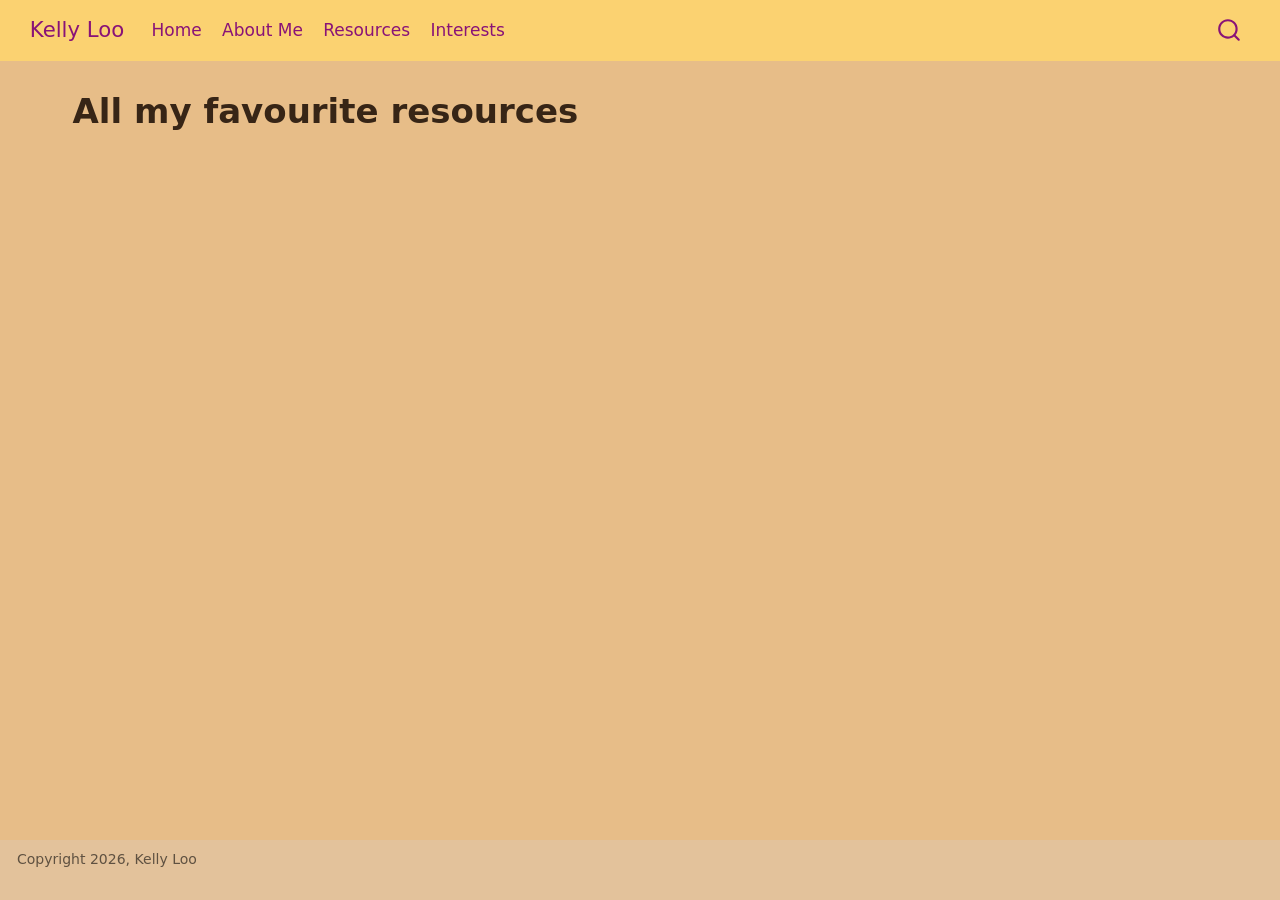
<file: docs/resources.html>
<!DOCTYPE html>
<html xmlns="http://www.w3.org/1999/xhtml" lang="en" xml:lang="en"><head>

<meta charset="utf-8">
<meta name="generator" content="quarto-1.10.18">

<meta name="viewport" content="width=device-width, initial-scale=1.0, user-scalable=yes">


<title>All my favourite resources – Kelly Loo</title>
<style>
/* Default styles provided by pandoc.
** See https://pandoc.org/MANUAL.html#variables-for-html for config info.
*/
span.smallcaps{font-variant: small-caps;}
div.columns{display: flex; gap: 1.5em;}
div.column{flex: auto;}
@media screen {
div.columns{gap: min(4vw, 1.5em);}
div.column{overflow-x: auto;}
}
div.hanging-indent{margin-left: 1.5em; text-indent: -1.5em;}
ul.task-list{list-style: none;}
ul.task-list li input[type="checkbox"] {
  width: 0.8em;
  margin: 0 0.8em 0.2em -1em; /* quarto-specific, see https://github.com/quarto-dev/quarto-cli/issues/4556 */ 
  vertical-align: middle;
}
</style>


<script src="site_libs/quarto-nav/quarto-nav.js"></script>
<script src="site_libs/quarto-nav/headroom.min.js"></script>
<script src="site_libs/clipboard/clipboard.min.js"></script>
<script src="site_libs/quarto-search/autocomplete.umd.js"></script>
<script src="site_libs/quarto-search/fuse.min.js"></script>
<script src="site_libs/quarto-search/quarto-search.js"></script>
<meta name="quarto:offset" content="./">
<script src="site_libs/quarto-html/quarto.js" type="module"></script>
<script src="site_libs/quarto-html/tabsets/tabsets.js" type="module"></script>
<script src="site_libs/quarto-html/popper.min.js"></script>
<script src="site_libs/quarto-html/tippy.umd.min.js"></script>
<script src="site_libs/quarto-html/anchor.min.js"></script>
<link href="site_libs/quarto-html/tippy.css" rel="stylesheet">
<link href="site_libs/quarto-html/quarto-syntax-highlighting-64a204ab8560d761af7679ceaba22944.css" rel="stylesheet" id="quarto-text-highlighting-styles">
<script src="site_libs/bootstrap/bootstrap.min.js"></script>
<link href="site_libs/bootstrap/bootstrap-icons.css" rel="stylesheet">
<link href="site_libs/bootstrap/bootstrap-23945089ddbc9c7a76681e98d0a79ba8.min.css" rel="stylesheet" append-hash="true" id="quarto-bootstrap" data-mode="light">
<script id="quarto-search-options" type="application/json">{
  "location": "navbar",
  "copy-button": false,
  "collapse-after": 3,
  "panel-placement": "end",
  "type": "overlay",
  "limit": 50,
  "keyboard-shortcut": [
    "f",
    "/",
    "s"
  ],
  "show-item-context": false,
  "language": {
    "search-no-results-text": "No results",
    "search-matching-documents-text": "matching documents",
    "search-copy-link-title": "Copy link to search",
    "search-hide-matches-text": "Hide additional matches",
    "search-more-match-text": "more match in this document",
    "search-more-matches-text": "more matches in this document",
    "search-clear-button-title": "Clear",
    "search-text-placeholder": "",
    "search-detached-cancel-button-title": "Cancel",
    "search-submit-button-title": "Submit",
    "search-label": "Search"
  }
}</script>


</head>

<body class="nav-fixed quarto-light">

<div id="quarto-search-results"></div>
  <header id="quarto-header" class="headroom fixed-top">
    <nav class="navbar navbar-expand-lg " data-bs-theme="dark">
      <div class="navbar-container container-fluid">
      <div class="navbar-brand-container mx-auto">
    <a class="navbar-brand" href="./index.html">
    <span class="navbar-title">Kelly Loo</span>
    </a>
  </div>
            <div id="quarto-search" class="" title="Search"></div>
          <button class="navbar-toggler" type="button" data-bs-toggle="collapse" data-bs-target="#navbarCollapse" aria-controls="navbarCollapse" role="menu" aria-expanded="false" aria-label="Toggle navigation" onclick="if (window.quartoToggleHeadroom) { window.quartoToggleHeadroom(); }">
  <span class="navbar-toggler-icon"></span>
</button>
          <div class="collapse navbar-collapse" id="navbarCollapse">
            <ul class="navbar-nav navbar-nav-scroll me-auto">
  <li class="nav-item">
    <a class="nav-link" href="./index.html"> 
<span class="menu-text">Home</span></a>
  </li>  
  <li class="nav-item">
    <a class="nav-link" href="./about.html"> 
<span class="menu-text">About Me</span></a>
  </li>  
  <li class="nav-item">
    <a class="nav-link active" href="./resources.html" aria-current="page"> 
<span class="menu-text">Resources</span></a>
  </li>  
  <li class="nav-item">
    <a class="nav-link" href="./interests.html"> 
<span class="menu-text">Interests</span></a>
  </li>  
</ul>
          </div> <!-- /navcollapse -->
            <div class="quarto-navbar-tools">
</div>
      </div> <!-- /container-fluid -->
    </nav>
</header>
<!-- content -->
<div id="quarto-content" class="quarto-container page-columns page-rows-contents page-layout-full page-navbar">
<!-- sidebar -->
<!-- margin-sidebar -->
    <div id="quarto-margin-sidebar" class="sidebar margin-sidebar zindex-bottom">
        
    </div>
<!-- main -->
<main class="content column-page" id="quarto-document-content">

<header id="title-block-header" class="quarto-title-block default">
<div class="quarto-title">
<h1 class="title">All my favourite resources</h1>
</div>



<div class="quarto-title-meta column-page">

    
  
    
  </div>
  


</header>





</main> <!-- /main -->
<script id="quarto-html-after-body" type="application/javascript">
  window.document.addEventListener("DOMContentLoaded", function (event) {
    const icon = "";
    const anchorJS = new window.AnchorJS();
    anchorJS.options = {
      placement: 'right',
      icon: icon
    };
    anchorJS.add('.anchored');
    const isCodeAnnotation = (el) => {
      for (const clz of el.classList) {
        if (clz.startsWith('code-annotation-')) {                     
          return true;
        }
      }
      return false;
    }
    const onCopySuccess = function(e) {
      // button target
      const button = e.trigger;
      // don't keep focus
      button.blur();
      // flash "checked"
      button.classList.add('code-copy-button-checked');
      var currentTitle = button.getAttribute("title");
      button.setAttribute("title", "Copied!");
      let tooltip;
      if (window.bootstrap) {
        button.setAttribute("data-bs-toggle", "tooltip");
        button.setAttribute("data-bs-placement", "left");
        button.setAttribute("data-bs-title", "Copied!");
        tooltip = new bootstrap.Tooltip(button, 
          { trigger: "manual", 
            customClass: "code-copy-button-tooltip",
            offset: [0, -8]});
        tooltip.show();    
      }
      setTimeout(function() {
        if (tooltip) {
          tooltip.hide();
          button.removeAttribute("data-bs-title");
          button.removeAttribute("data-bs-toggle");
          button.removeAttribute("data-bs-placement");
        }
        button.setAttribute("title", currentTitle);
        button.classList.remove('code-copy-button-checked');
      }, 1000);
      // clear code selection
      e.clearSelection();
    }
    const getTextToCopy = function(trigger) {
      const outerScaffold = trigger.parentElement.cloneNode(true);
      const codeEl = outerScaffold.querySelector('code');
      for (const childEl of codeEl.children) {
        if (isCodeAnnotation(childEl)) {
          childEl.remove();
        }
      }
      return codeEl.innerText;
    }
    const clipboard = new window.ClipboardJS('.code-copy-button:not([data-in-quarto-modal])', {
      text: getTextToCopy
    });
    clipboard.on('success', onCopySuccess);
    if (window.document.getElementById('quarto-embedded-source-code-modal')) {
      const clipboardModal = new window.ClipboardJS('.code-copy-button[data-in-quarto-modal]', {
        text: getTextToCopy,
        container: window.document.getElementById('quarto-embedded-source-code-modal')
      });
      clipboardModal.on('success', onCopySuccess);
    }
      var localhostRegex = new RegExp(/^(?:http|https):\/\/localhost\:?[0-9]*\//);
      var mailtoRegex = new RegExp(/^mailto:/);
        var filterRegex = new RegExp('/' + window.location.host + '/');
      var isInternal = (href) => {
          return filterRegex.test(href) || localhostRegex.test(href) || mailtoRegex.test(href);
      }
      // Inspect non-navigation links and adorn them if external
     var links = window.document.querySelectorAll('a[href]:not(.nav-link):not(.navbar-brand):not(.toc-action):not(.sidebar-link):not(.sidebar-item-toggle):not(.pagination-link):not(.no-external):not([aria-hidden]):not(.dropdown-item):not(.quarto-navigation-tool):not(.about-link)');
      for (var i=0; i<links.length; i++) {
        const link = links[i];
        if (!isInternal(link.href)) {
          // undo the damage that might have been done by quarto-nav.js in the case of
          // links that we want to consider external
          if (link.dataset.originalHref !== undefined) {
            link.href = link.dataset.originalHref;
          }
        }
      }
    function tippyHover(el, contentFn, onTriggerFn, onUntriggerFn) {
      const config = {
        allowHTML: true,
        maxWidth: 500,
        delay: 100,
        arrow: false,
        appendTo: function(el) {
            return el.parentElement;
        },
        interactive: true,
        interactiveBorder: 10,
        theme: 'quarto',
        placement: 'bottom-start',
      };
      if (contentFn) {
        config.content = contentFn;
      }
      if (onTriggerFn) {
        config.onTrigger = onTriggerFn;
      }
      if (onUntriggerFn) {
        config.onUntrigger = onUntriggerFn;
      }
      window.tippy(el, config); 
    }
    const noterefs = window.document.querySelectorAll('a[role="doc-noteref"]');
    for (var i=0; i<noterefs.length; i++) {
      const ref = noterefs[i];
      tippyHover(ref, function() {
        // use id or data attribute instead here
        let href = ref.getAttribute('data-footnote-href') || ref.getAttribute('href');
        try { href = new URL(href).hash; } catch {}
        const id = href.replace(/^#\/?/, "");
        const note = window.document.getElementById(id);
        if (note) {
          return note.innerHTML;
        } else {
          return "";
        }
      });
    }
    const xrefs = window.document.querySelectorAll('a.quarto-xref');
    const processXRef = (id, note) => {
      // Strip column container classes
      const stripColumnClz = (el) => {
        el.classList.remove("page-full", "page-columns");
        if (el.children) {
          for (const child of el.children) {
            stripColumnClz(child);
          }
        }
      }
      stripColumnClz(note)
      if (id === null || id.startsWith('sec-')) {
        // Special case sections, only their first couple elements
        const container = document.createElement("div");
        if (note.children && note.children.length > 2) {
          container.appendChild(note.children[0].cloneNode(true));
          for (let i = 1; i < note.children.length; i++) {
            const child = note.children[i];
            if (child.tagName === "P" && child.innerText === "") {
              continue;
            } else {
              container.appendChild(child.cloneNode(true));
              break;
            }
          }
          if (window.Quarto?.typesetMath) {
            window.Quarto.typesetMath(container);
          }
          return container.innerHTML
        } else {
          if (window.Quarto?.typesetMath) {
            window.Quarto.typesetMath(note);
          }
          return note.innerHTML;
        }
      } else {
        // Remove any anchor links if they are present
        const anchorLink = note.querySelector('a.anchorjs-link');
        if (anchorLink) {
          anchorLink.remove();
        }
        if (window.Quarto?.typesetMath) {
          window.Quarto.typesetMath(note);
        }
        if (note.classList.contains("callout")) {
          return note.outerHTML;
        } else {
          return note.innerHTML;
        }
      }
    }
    for (var i=0; i<xrefs.length; i++) {
      const xref = xrefs[i];
      tippyHover(xref, undefined, function(instance) {
        instance.disable();
        let url = xref.getAttribute('href');
        let hash = undefined; 
        if (url.startsWith('#')) {
          hash = url;
        } else {
          try { hash = new URL(url).hash; } catch {}
        }
        if (hash) {
          const id = hash.replace(/^#\/?/, "");
          const note = window.document.getElementById(id);
          if (note !== null) {
            try {
              const html = processXRef(id, note.cloneNode(true));
              instance.setContent(html);
            } finally {
              instance.enable();
              instance.show();
            }
          } else {
            // See if we can fetch this
            fetch(url.split('#')[0])
            .then(res => res.text())
            .then(html => {
              const parser = new DOMParser();
              const htmlDoc = parser.parseFromString(html, "text/html");
              const note = htmlDoc.getElementById(id);
              if (note !== null) {
                const html = processXRef(id, note);
                instance.setContent(html);
              } 
            }).finally(() => {
              instance.enable();
              instance.show();
            });
          }
        } else {
          // See if we can fetch a full url (with no hash to target)
          // This is a special case and we should probably do some content thinning / targeting
          fetch(url)
          .then(res => res.text())
          .then(html => {
            const parser = new DOMParser();
            const htmlDoc = parser.parseFromString(html, "text/html");
            const note = htmlDoc.querySelector('main.content');
            if (note !== null) {
              // This should only happen for chapter cross references
              // (since there is no id in the URL)
              // remove the first header
              if (note.children.length > 0 && note.children[0].tagName === "HEADER") {
                note.children[0].remove();
              }
              const html = processXRef(null, note);
              instance.setContent(html);
            } 
          }).finally(() => {
            instance.enable();
            instance.show();
          });
        }
      }, function(instance) {
      });
    }
        let selectedAnnoteEl;
        const selectorForAnnotation = ( cell, annotation) => {
          let cellAttr = 'data-code-cell="' + cell + '"';
          let lineAttr = 'data-code-annotation="' +  annotation + '"';
          const selector = 'span[' + cellAttr + '][' + lineAttr + ']';
          return selector;
        }
        const selectCodeLines = (annoteEl) => {
          const doc = window.document;
          const targetCell = annoteEl.getAttribute("data-target-cell");
          const targetAnnotation = annoteEl.getAttribute("data-target-annotation");
          const annoteSpan = window.document.querySelector(selectorForAnnotation(targetCell, targetAnnotation));
          const lines = annoteSpan.getAttribute("data-code-lines").split(",");
          const lineIds = lines.map((line) => {
            return targetCell + "-" + line;
          })
          let top = null;
          let height = null;
          let parent = null;
          if (lineIds.length > 0) {
              //compute the position of the single el (top and bottom and make a div)
              const el = window.document.getElementById(lineIds[0]);
              top = el.offsetTop;
              height = el.offsetHeight;
              parent = el.parentElement.parentElement;
            if (lineIds.length > 1) {
              const lastEl = window.document.getElementById(lineIds[lineIds.length - 1]);
              const bottom = lastEl.offsetTop + lastEl.offsetHeight;
              height = bottom - top;
            }
            if (top !== null && height !== null && parent !== null) {
              // cook up a div (if necessary) and position it 
              let div = window.document.getElementById("code-annotation-line-highlight");
              if (div === null) {
                div = window.document.createElement("div");
                div.setAttribute("id", "code-annotation-line-highlight");
                div.style.position = 'absolute';
                parent.appendChild(div);
              }
              div.style.top = top - 2 + "px";
              div.style.height = height + 4 + "px";
              div.style.left = 0;
              let gutterDiv = window.document.getElementById("code-annotation-line-highlight-gutter");
              if (gutterDiv === null) {
                gutterDiv = window.document.createElement("div");
                gutterDiv.setAttribute("id", "code-annotation-line-highlight-gutter");
                gutterDiv.style.position = 'absolute';
                const codeCell = window.document.getElementById(targetCell);
                const gutter = codeCell.querySelector('.code-annotation-gutter');
                gutter.appendChild(gutterDiv);
              }
              gutterDiv.style.top = top - 2 + "px";
              gutterDiv.style.height = height + 4 + "px";
            }
            selectedAnnoteEl = annoteEl;
          }
        };
        const unselectCodeLines = () => {
          const elementsIds = ["code-annotation-line-highlight", "code-annotation-line-highlight-gutter"];
          elementsIds.forEach((elId) => {
            const div = window.document.getElementById(elId);
            if (div) {
              div.remove();
            }
          });
          selectedAnnoteEl = undefined;
        };
          // Handle positioning of the toggle
      window.addEventListener(
        "resize",
        throttle(() => {
          elRect = undefined;
          if (selectedAnnoteEl) {
            selectCodeLines(selectedAnnoteEl);
          }
        }, 10)
      );
      function throttle(fn, ms) {
      let throttle = false;
      let timer;
        return (...args) => {
          if(!throttle) { // first call gets through
              fn.apply(this, args);
              throttle = true;
          } else { // all the others get throttled
              if(timer) clearTimeout(timer); // cancel #2
              timer = setTimeout(() => {
                fn.apply(this, args);
                timer = throttle = false;
              }, ms);
          }
        };
      }
        // Attach click handler to the DT
        const annoteDls = window.document.querySelectorAll('dt[data-target-cell]');
        for (const annoteDlNode of annoteDls) {
          annoteDlNode.addEventListener('click', (event) => {
            const clickedEl = event.target;
            if (clickedEl !== selectedAnnoteEl) {
              unselectCodeLines();
              const activeEl = window.document.querySelector('dt[data-target-cell].code-annotation-active');
              if (activeEl) {
                activeEl.classList.remove('code-annotation-active');
              }
              selectCodeLines(clickedEl);
              clickedEl.classList.add('code-annotation-active');
            } else {
              // Unselect the line
              unselectCodeLines();
              clickedEl.classList.remove('code-annotation-active');
            }
          });
        }
    const findCites = (el) => {
      const parentEl = el.parentElement;
      if (parentEl) {
        const cites = parentEl.dataset.cites;
        if (cites) {
          return {
            el,
            cites: cites.split(' ')
          };
        } else {
          return findCites(el.parentElement)
        }
      } else {
        return undefined;
      }
    };
    var bibliorefs = window.document.querySelectorAll('a[role="doc-biblioref"]');
    for (var i=0; i<bibliorefs.length; i++) {
      const ref = bibliorefs[i];
      const citeInfo = findCites(ref);
      if (citeInfo) {
        tippyHover(citeInfo.el, function() {
          var popup = window.document.createElement('div');
          citeInfo.cites.forEach(function(cite) {
            var citeDiv = window.document.createElement('div');
            citeDiv.classList.add('hanging-indent');
            citeDiv.classList.add('csl-entry');
            var biblioDiv = window.document.getElementById('ref-' + cite);
            if (biblioDiv) {
              citeDiv.innerHTML = biblioDiv.innerHTML;
            }
            popup.appendChild(citeDiv);
          });
          return popup.innerHTML;
        });
      }
    }
  });
  </script>
</div> <!-- /content -->
<footer class="footer">
  <div class="nav-footer">
    <div class="nav-footer-left">
<p>Copyright 2026, Kelly Loo</p>
</div>   
    <div class="nav-footer-center">
      &nbsp;
    </div>
    <div class="nav-footer-right">
      &nbsp;
    </div>
  </div>
</footer>




</body></html>
</file>
<file: docs/site_libs/quarto-html/tippy.css>
.tippy-box[data-animation=fade][data-state=hidden]{opacity:0}[data-tippy-root]{max-width:calc(100vw - 10px)}.tippy-box{position:relative;background-color:#333;color:#fff;border-radius:4px;font-size:14px;line-height:1.4;white-space:normal;outline:0;transition-property:transform,visibility,opacity}.tippy-box[data-placement^=top]>.tippy-arrow{bottom:0}.tippy-box[data-placement^=top]>.tippy-arrow:before{bottom:-7px;left:0;border-width:8px 8px 0;border-top-color:initial;transform-origin:center top}.tippy-box[data-placement^=bottom]>.tippy-arrow{top:0}.tippy-box[data-placement^=bottom]>.tippy-arrow:before{top:-7px;left:0;border-width:0 8px 8px;border-bottom-color:initial;transform-origin:center bottom}.tippy-box[data-placement^=left]>.tippy-arrow{right:0}.tippy-box[data-placement^=left]>.tippy-arrow:before{border-width:8px 0 8px 8px;border-left-color:initial;right:-7px;transform-origin:center left}.tippy-box[data-placement^=right]>.tippy-arrow{left:0}.tippy-box[data-placement^=right]>.tippy-arrow:before{left:-7px;border-width:8px 8px 8px 0;border-right-color:initial;transform-origin:center right}.tippy-box[data-inertia][data-state=visible]{transition-timing-function:cubic-bezier(.54,1.5,.38,1.11)}.tippy-arrow{width:16px;height:16px;color:#333}.tippy-arrow:before{content:"";position:absolute;border-color:transparent;border-style:solid}.tippy-content{position:relative;padding:5px 9px;z-index:1}
</file>
<file: docs/site_libs/quarto-html/quarto-syntax-highlighting-64a204ab8560d761af7679ceaba22944.css>
/* quarto syntax highlight colors */
:root {
  --quarto-hl-ot-color: #003B4F;
  --quarto-hl-at-color: #657422;
  --quarto-hl-ss-color: #20794D;
  --quarto-hl-an-color: #5E5E5E;
  --quarto-hl-fu-color: #4758AB;
  --quarto-hl-st-color: #20794D;
  --quarto-hl-cf-color: #003B4F;
  --quarto-hl-op-color: #5E5E5E;
  --quarto-hl-er-color: #AD0000;
  --quarto-hl-bn-color: #AD0000;
  --quarto-hl-al-color: #AD0000;
  --quarto-hl-va-color: #111111;
  --quarto-hl-bu-color: inherit;
  --quarto-hl-ex-color: inherit;
  --quarto-hl-pp-color: #AD0000;
  --quarto-hl-in-color: #5E5E5E;
  --quarto-hl-vs-color: #20794D;
  --quarto-hl-wa-color: #5E5E5E;
  --quarto-hl-do-color: #5E5E5E;
  --quarto-hl-im-color: #00769E;
  --quarto-hl-ch-color: #20794D;
  --quarto-hl-dt-color: #AD0000;
  --quarto-hl-fl-color: #AD0000;
  --quarto-hl-co-color: #5E5E5E;
  --quarto-hl-cv-color: #5E5E5E;
  --quarto-hl-cn-color: #8f5902;
  --quarto-hl-sc-color: #5E5E5E;
  --quarto-hl-dv-color: #AD0000;
  --quarto-hl-kw-color: #003B4F;
}

/* other quarto variables */
:root {
  --quarto-font-monospace: SFMono-Regular, Menlo, Monaco, Consolas, "Liberation Mono", "Courier New", monospace;
}

/* syntax highlight based on Pandoc's rules */
pre > code.sourceCode > span {
  color: #003B4F;
}

code.sourceCode > span {
  color: #003B4F;
}

div.sourceCode,
div.sourceCode pre.sourceCode {
  color: #003B4F;
}

/* Normal */
code span {
  color: #003B4F;
}

/* Alert */
code span.al {
  color: #AD0000;
  font-style: inherit;
}

/* Annotation */
code span.an {
  color: #5E5E5E;
  font-style: inherit;
}

/* Attribute */
code span.at {
  color: #657422;
  font-style: inherit;
}

/* BaseN */
code span.bn {
  color: #AD0000;
  font-style: inherit;
}

/* BuiltIn */
code span.bu {
  font-style: inherit;
}

/* ControlFlow */
code span.cf {
  color: #003B4F;
  font-weight: bold;
  font-style: inherit;
}

/* Char */
code span.ch {
  color: #20794D;
  font-style: inherit;
}

/* Constant */
code span.cn {
  color: #8f5902;
  font-style: inherit;
}

/* Comment */
code span.co {
  color: #5E5E5E;
  font-style: inherit;
}

/* CommentVar */
code span.cv {
  color: #5E5E5E;
  font-style: italic;
}

/* Documentation */
code span.do {
  color: #5E5E5E;
  font-style: italic;
}

/* DataType */
code span.dt {
  color: #AD0000;
  font-style: inherit;
}

/* DecVal */
code span.dv {
  color: #AD0000;
  font-style: inherit;
}

/* Error */
code span.er {
  color: #AD0000;
  font-style: inherit;
}

/* Extension */
code span.ex {
  font-style: inherit;
}

/* Float */
code span.fl {
  color: #AD0000;
  font-style: inherit;
}

/* Function */
code span.fu {
  color: #4758AB;
  font-style: inherit;
}

/* Import */
code span.im {
  color: #00769E;
  font-style: inherit;
}

/* Information */
code span.in {
  color: #5E5E5E;
  font-style: inherit;
}

/* Keyword */
code span.kw {
  color: #003B4F;
  font-weight: bold;
  font-style: inherit;
}

/* Operator */
code span.op {
  color: #5E5E5E;
  font-style: inherit;
}

/* Other */
code span.ot {
  color: #003B4F;
  font-style: inherit;
}

/* Preprocessor */
code span.pp {
  color: #AD0000;
  font-style: inherit;
}

/* SpecialChar */
code span.sc {
  color: #5E5E5E;
  font-style: inherit;
}

/* SpecialString */
code span.ss {
  color: #20794D;
  font-style: inherit;
}

/* String */
code span.st {
  color: #20794D;
  font-style: inherit;
}

/* Variable */
code span.va {
  color: #111111;
  font-style: inherit;
}

/* VerbatimString */
code span.vs {
  color: #20794D;
  font-style: inherit;
}

/* Warning */
code span.wa {
  color: #5E5E5E;
  font-style: italic;
}

.prevent-inlining {
  content: "</";
}

/*# sourceMappingURL=9d8d5bb603a83b8298b89080a598c93b.css.map */
</file>
<file: docs/site_libs/quarto-contrib/fontawesome6-6.7.2/latex-fontsize.css>
.fa-tiny {
  font-size: 0.5em;
}
.fa-scriptsize {
  font-size: 0.7em;
}
.fa-footnotesize {
  font-size: 0.8em;
}
.fa-small {
  font-size: 0.9em;
}
.fa-normalsize {
  font-size: 1em;
}
.fa-large {
  font-size: 1.2em;
}
.fa-Large {
  font-size: 1.5em;
}
.fa-LARGE {
  font-size: 1.75em;
}
.fa-huge {
  font-size: 2em;
}
.fa-Huge {
  font-size: 2.5em;
}
</file>
